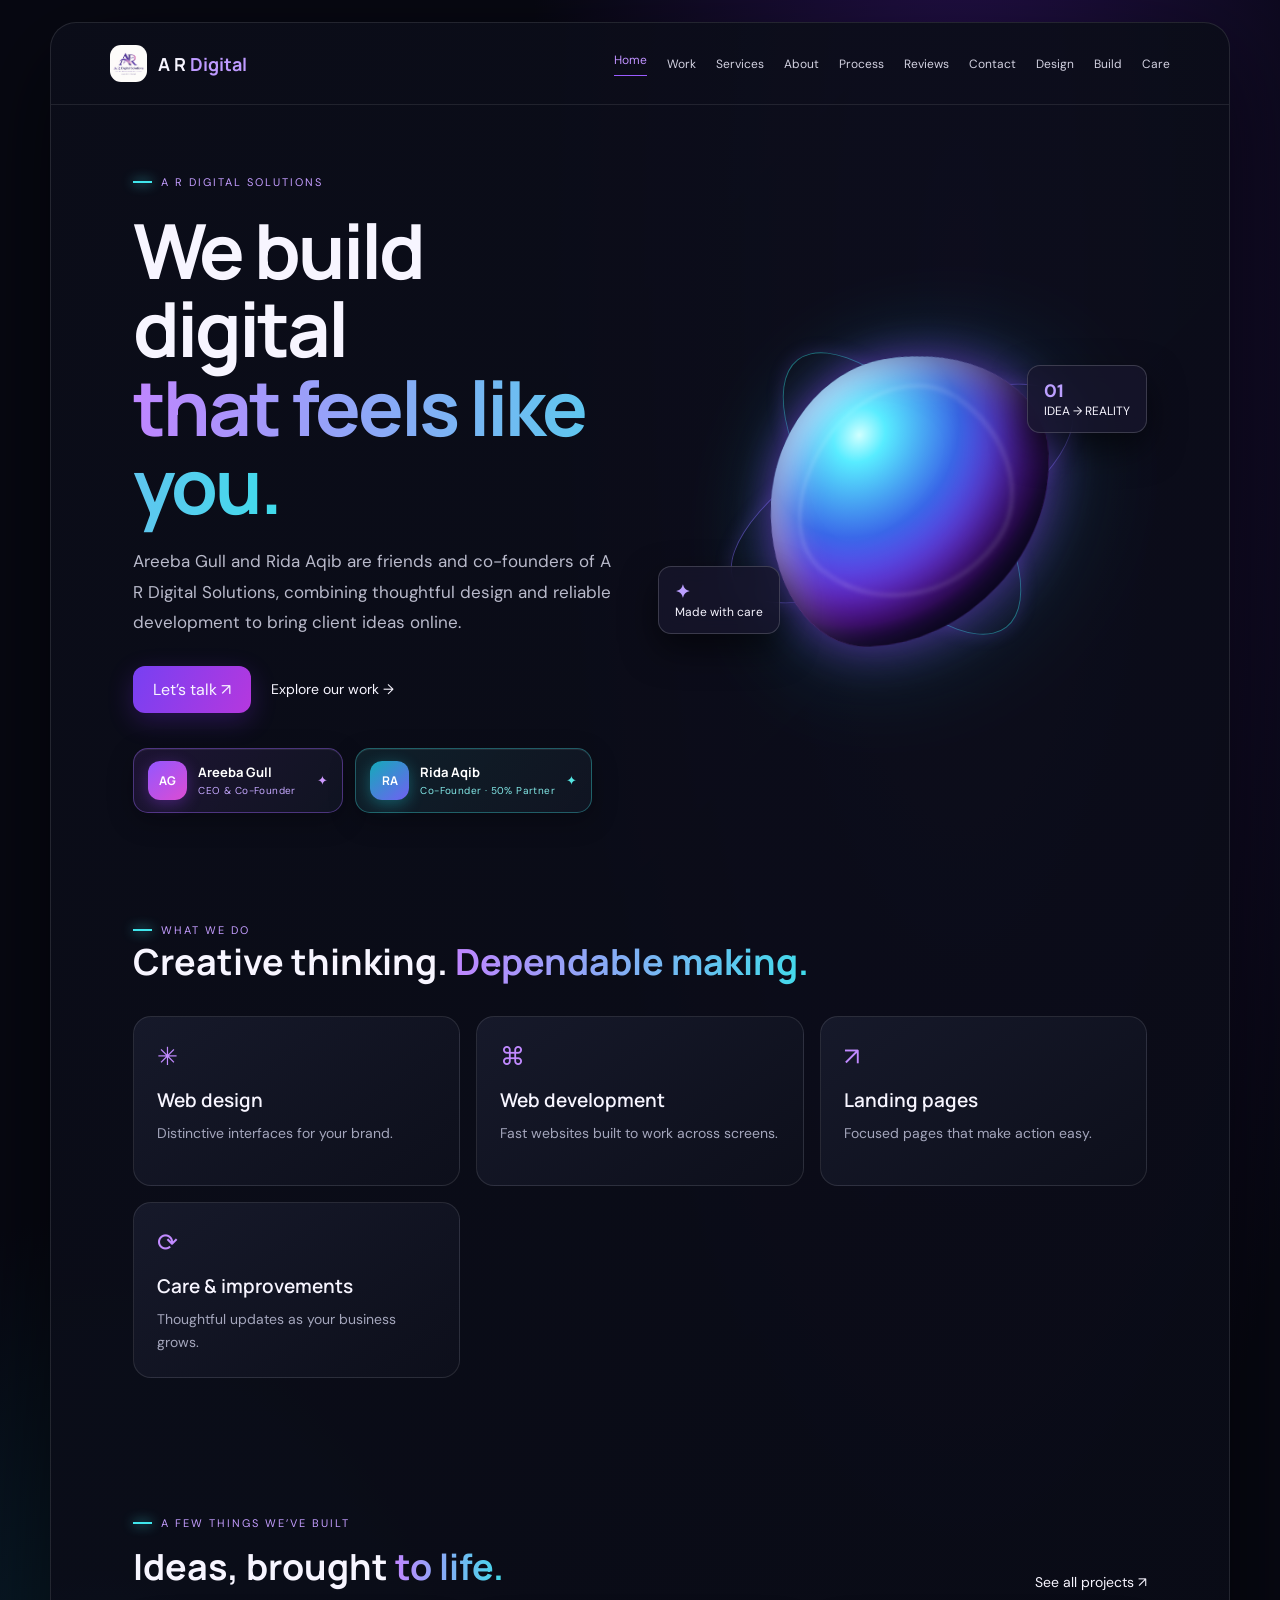
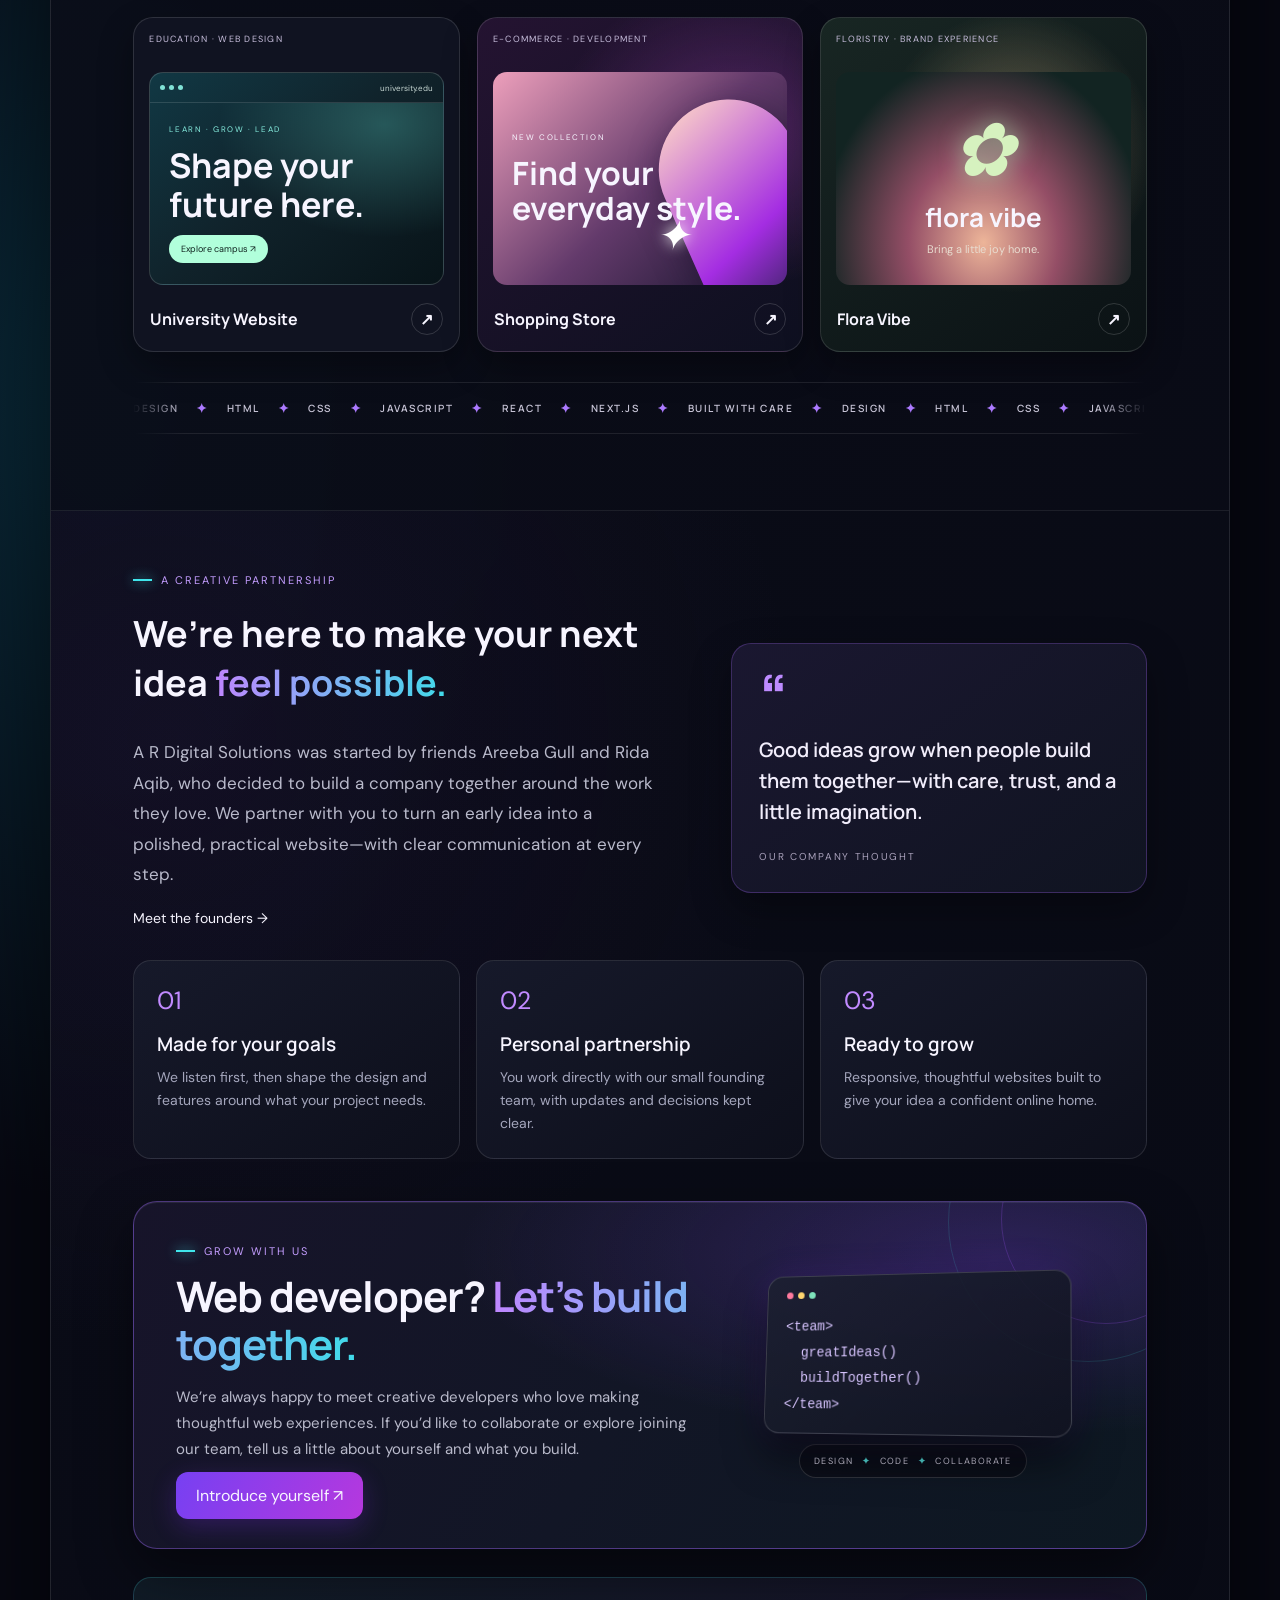
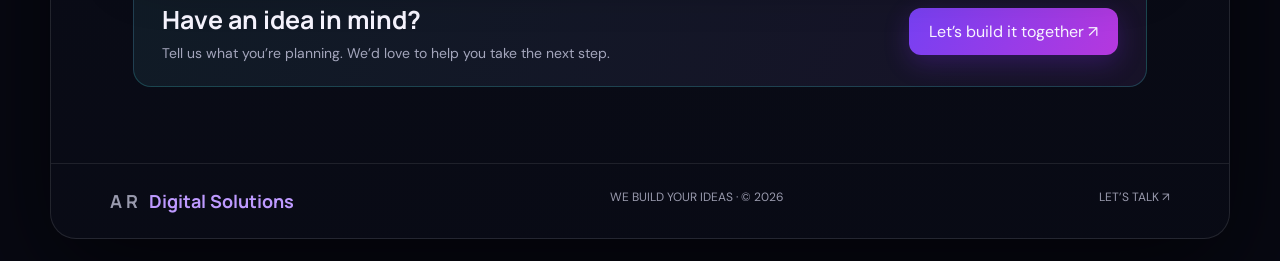
<file: index.html>
<!doctype html>
<html lang="en">

<head>
    <meta charset="utf-8">
    <meta name="viewport" content="width=device-width,initial-scale=1">
    <meta name="description"
        content="A R Digital Solutions is a creative web design and development company founded by friends Areeba Gull and Rida Aqib. We create thoughtful websites and digital experiences for growing ideas.">
    <title>Home — A R Digital Solutions</title>
    <link rel="icon" type="image/jpeg" href="assets/logo.jpeg">
    <link rel="apple-touch-icon" href="assets/logo.jpeg">
    <meta property="og:site_name" content="A R Digital Solutions">
    <meta property="og:title" content="A R Digital Solutions">
    <meta property="og:description"
        content="Thoughtful design and dependable digital experiences from A R Digital Solutions.">
    <meta property="og:image" content="assets/logo.jpeg">
    <meta name="twitter:card" content="summary">
    <meta name="twitter:image" content="assets/logo.jpeg">
    <link rel="stylesheet" href="style.css">
</head>

<body class="page-index">
    <div class="shell">
        <header class="top"><a class="brand" href="index.html"><img src="assets/logo.jpeg" alt=""><span>A R
                    <b>Digital</b></span></a><button class="menu" aria-label="Open navigation"
                aria-expanded="false">☰</button>
            <nav class="nav"><a class="active" href="index.html">Home</a><a class="" href="work.html">Work</a><a
                    class="" href="services.html">Services</a><a class="" href="about.html">About</a><a class=""
                    href="process.html">Process</a><a class="" href="reviews.html">Reviews</a><a class=""
                    href="contact.html">Contact</a><a class="" href="web-design.html">Design</a><a class=""
                    href="development.html">Build</a><a class="" href="care.html">Care</a></nav>
        </header>
        <main>
            <section class="hero">
                <div class="hero-copy">
                    <div class="eyebrow">A R DIGITAL SOLUTIONS</div>
                    <h1>We build digital<br><span class="accent">that feels like you.</span></h1>
                    <p class="lead">Areeba Gull and Rida Aqib are friends and co-founders of A R Digital Solutions,
                        combining thoughtful design and reliable development to bring client ideas online.</p>
                    <div class="actions"><a class="btn" href="contact.html">Let’s talk ↗</a><a class="link"
                            href="work.html">Explore our work →</a></div>
                    <div class="founders">
                        <article class="founder"><span class="founder-avatar">AG</span><span
                                class="founder-copy"><strong>Areeba Gull</strong><small>CEO &amp;
                                    Co-Founder</small></span><span class="founder-mark">✦</span></article>
                        <article class="founder founder-rida"><span class="founder-avatar">RA</span><span
                                class="founder-copy"><strong>Rida Aqib</strong><small>Co-Founder · 50%
                                    Partner</small></span><span class="founder-mark">✦</span></article>
                    </div>
                </div>
                <div class="orb-scene">
                    <div class="orbit"></div>
                    <div class="orbit two"></div>
                    <div class="orb"></div>
                    <div class="floatcard"><b>01</b>IDEA → REALITY</div>
                    <div class="floatcard low"><b>✦</b>Made with care</div>
                </div>
            </section>
            <section class="content">
                <div class="eyebrow">WHAT WE DO</div>
                <h2>Creative thinking. <span class="accent">Dependable making.</span></h2>
                <div class="grid"><a class="card" href="web-design.html">
                        <div class="icon">✳</div>
                        <h3>Web design</h3>
                        <p>Distinctive interfaces for your brand.</p>
                    </a><a class="card" href="development.html">
                        <div class="icon">⌘</div>
                        <h3>Web development</h3>
                        <p>Fast websites built to work across screens.</p>
                    </a><a class="card" href="contact.html">
                        <div class="icon">↗</div>
                        <h3>Landing pages</h3>
                        <p>Focused pages that make action easy.</p>
                    </a><a class="card" href="care.html">
                        <div class="icon">⟳</div>
                        <h3>Care & improvements</h3>
                        <p>Thoughtful updates as your business grows.</p>
                    </a></div>
            </section>
            <section class="content home-work">
                <div class="home-section-head">
                    <div>
                        <div class="eyebrow">A FEW THINGS WE’VE BUILT</div>
                        <h2>Ideas, brought <span class="accent">to life.</span></h2>
                    </div><a class="link" href="work.html">See all projects ↗</a>
                </div>
                <div class="home-project-grid"><a class="home-project home-project-uni"
                        href="https://ridaaqib.github.io/University-website/" target="_blank" rel="noopener noreferrer">
                        <div class="project-label">EDUCATION · WEB DESIGN</div>
                        <div class="mini-window">
                            <div class="mini-top"><i></i><i></i><i></i><span>university.edu</span></div>
                            <div class="mini-content"><small>LEARN · GROW · LEAD</small><b>Shape your<br>future
                                    here.</b><span class="mini-button">Explore campus ↗</span></div>
                        </div>
                        <div class="home-project-foot"><strong>University Website</strong><span>↗</span></div>
                    </a><a class="home-project home-project-shop" href="https://shopping-store-azure.vercel.app/"
                        target="_blank" rel="noopener noreferrer">
                        <div class="project-label">E-COMMERCE · DEVELOPMENT</div>
                        <div class="shop-art"><span>NEW COLLECTION</span><b>Find your<br>everyday style.</b><i>✦</i>
                        </div>
                        <div class="home-project-foot"><strong>Shopping Store</strong><span>↗</span></div>
                    </a><a class="home-project home-project-flora" href="https://flora-vibe.vercel.app/" target="_blank"
                        rel="noopener noreferrer">
                        <div class="project-label">FLORISTRY · BRAND EXPERIENCE</div>
                        <div class="flora-art"><i>✿</i><span>flora vibe</span><small>Bring a little joy home.</small>
                        </div>
                        <div class="home-project-foot"><strong>Flora Vibe</strong><span>↗</span></div>
                    </a></div>
                <div class="tech-ribbon" aria-label="Our skills and technologies">
                    <div class="tech-track">
                        <span>DESIGN</span><b>✦</b><span>HTML</span><b>✦</b><span>CSS</span><b>✦</b><span>JAVASCRIPT</span><b>✦</b><span>REACT</span><b>✦</b><span>NEXT.JS</span><b>✦</b><span>BUILT
                            WITH CARE</span><b>✦</b></div>
                    <div class="tech-track" aria-hidden="true">
                        <span>DESIGN</span><b>✦</b><span>HTML</span><b>✦</b><span>CSS</span><b>✦</b><span>JAVASCRIPT</span><b>✦</b><span>REACT</span><b>✦</b><span>NEXT.JS</span><b>✦</b><span>BUILT
                            WITH CARE</span><b>✦</b></div>
                </div>
            </section>
            <section class="content home-story">
                <div class="eyebrow">A CREATIVE PARTNERSHIP</div>
                <div class="home-story-intro">
                    <div>
                        <h2>We’re here to make your next idea <span class="accent">feel possible.</span></h2>
                        <p class="lead">A R Digital Solutions was started by friends Areeba Gull and Rida Aqib, who
                            decided to build a company together around the work they love. We partner with you to turn
                            an early idea into a polished, practical website—with clear communication at every step.</p>
                        <a class="link" href="about.html">Meet the founders →</a>
                    </div>
                    <div class="home-quote"><span>“</span>
                        <p>Good ideas grow when people build them together—with care, trust, and a little imagination.
                        </p><small>OUR COMPANY THOUGHT</small>
                    </div>
                </div>
                <div class="grid home-promise">
                    <article class="card">
                        <div class="icon">01</div>
                        <h3>Made for your goals</h3>
                        <p>We listen first, then shape the design and features around what your project needs.</p>
                    </article>
                    <article class="card">
                        <div class="icon">02</div>
                        <h3>Personal partnership</h3>
                        <p>You work directly with our small founding team, with updates and decisions kept clear.</p>
                    </article>
                    <article class="card">
                        <div class="icon">03</div>
                        <h3>Ready to grow</h3>
                        <p>Responsive, thoughtful websites built to give your idea a confident online home.</p>
                    </article>
                </div>
                <div class="join-team">
                    <div class="join-orbit join-orbit-a"></div>
                    <div class="join-orbit join-orbit-b"></div>
                    <div class="join-copy">
                        <div class="eyebrow">GROW WITH US</div>
                        <h2>Web developer? <span class="accent">Let’s build together.</span></h2>
                        <p>We’re always happy to meet creative developers who love making thoughtful web experiences. If
                            you’d like to collaborate or explore joining our team, tell us a little about yourself and
                            what you build.</p><a class="btn" href="contact.html">Introduce yourself ↗</a>
                    </div>
                    <div class="join-side">
                        <div class="join-code">
                            <span><i></i><i></i><i></i></span><code>&lt;team&gt;<br>&nbsp;&nbsp;greatIdeas()<br>&nbsp;&nbsp;buildTogether()<br>&lt;/team&gt;</code>
                        </div>
                        <div class="join-pill">DESIGN <b>✦</b> CODE <b>✦</b> COLLABORATE</div>
                    </div>
                </div>
                <div class="home-cta">
                    <div>
                        <h2>Have an idea in mind?</h2>
                        <p>Tell us what you’re planning. We’d love to help you take the next step.</p>
                    </div><a class="btn" href="contact.html">Let’s build it together ↗</a>
                </div>
            </section>
        </main>
        <footer class="footer"><a class="brand" href="index.html">A R <b>Digital Solutions</b></a><span>WE BUILD YOUR
                IDEAS · © 2026</span><a href="contact.html">LET’S TALK ↗</a></footer>
    </div>
    <script>const b = document.querySelector('.menu'), n = document.querySelector('.nav'); b.addEventListener('click', () => { const o = n.classList.toggle('open'); b.setAttribute('aria-expanded', o); b.textContent = o ? '×' : '☰' });</script>
</body>

</html>
</file>
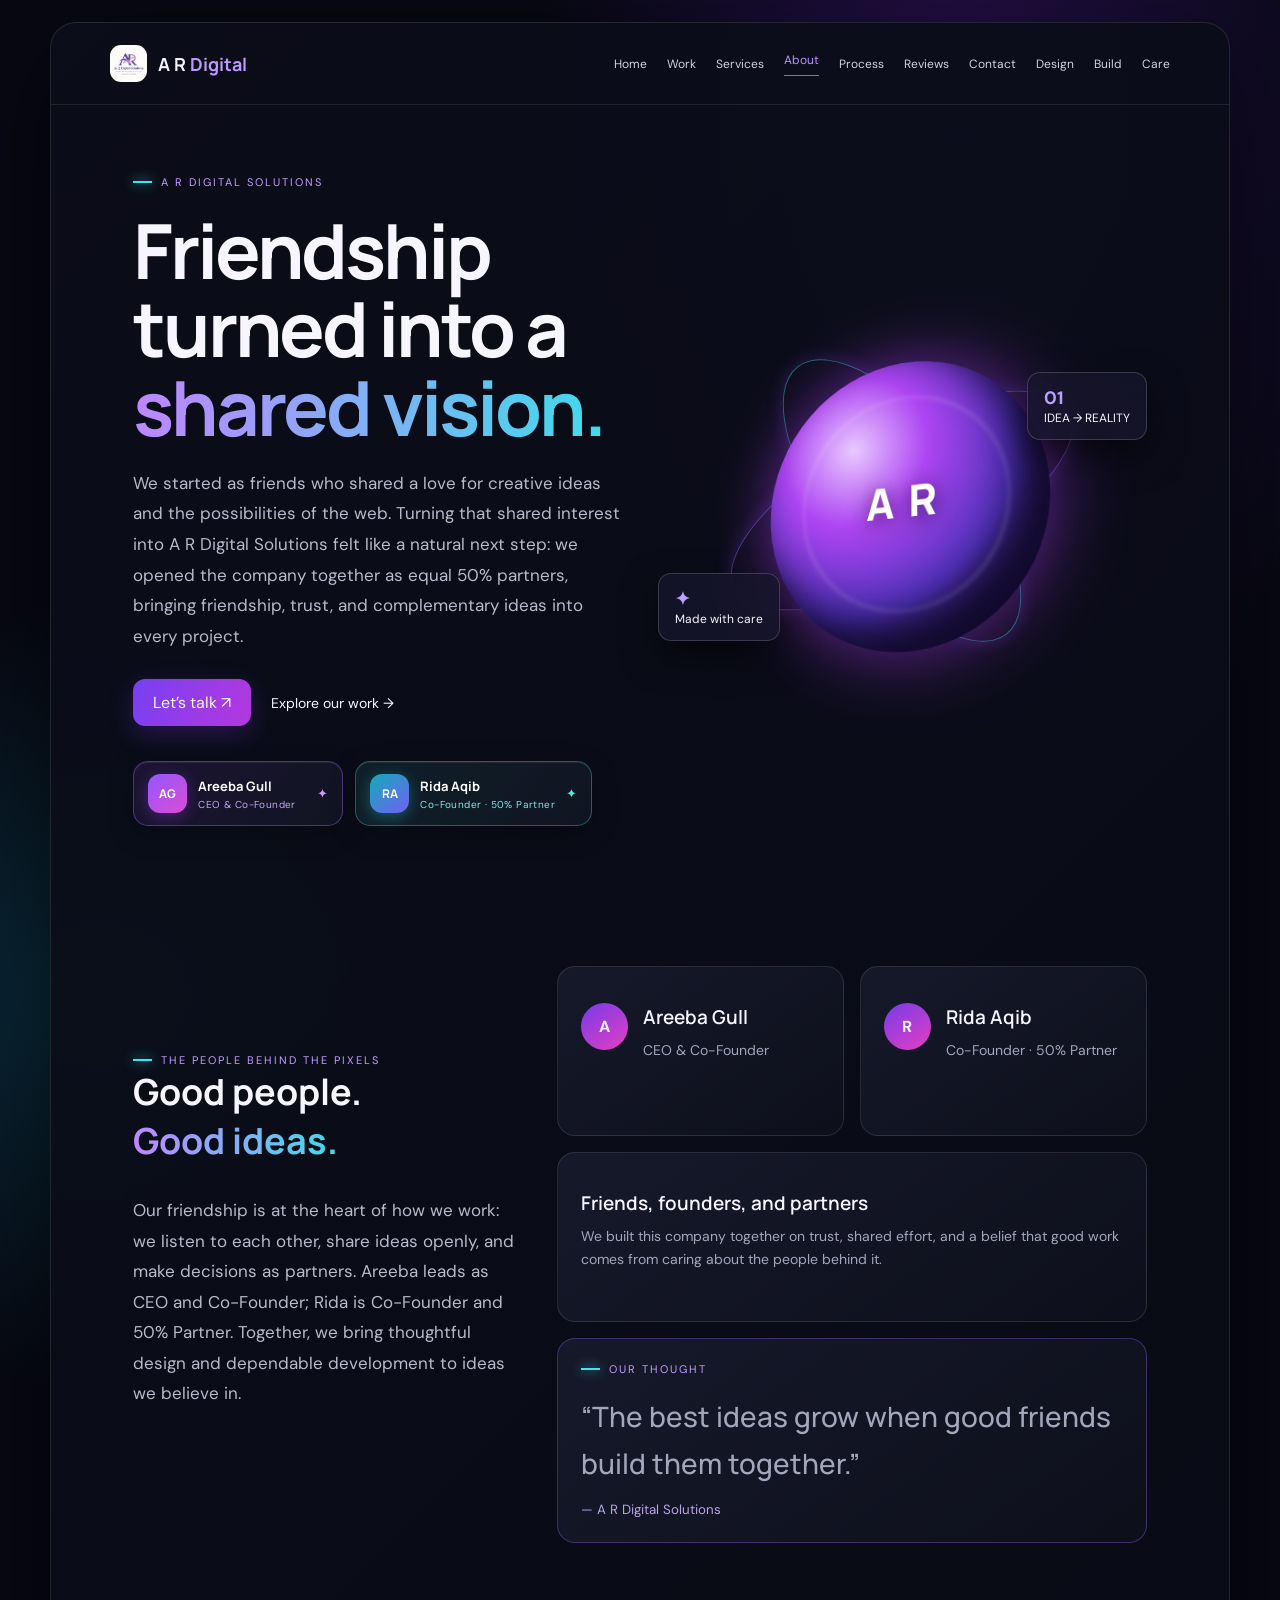
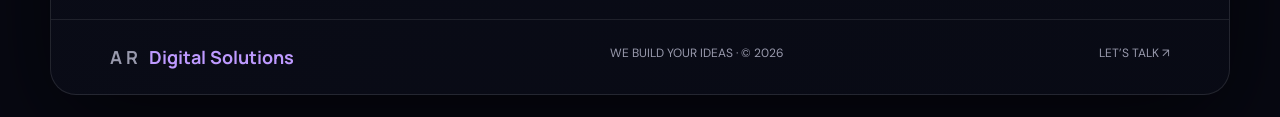
<file: about.html>
<!doctype html>
<html lang="en">

<head>
    <meta charset="utf-8">
    <meta name="viewport" content="width=device-width,initial-scale=1">
    <meta name="description"
        content="Areeba Gull is CEO of A R Digital Solutions, and Rida Aqib is Co-Founder and 50% Partner.">
    <title>About Us — A R Digital Solutions</title>
    <link rel="icon" type="image/jpeg" href="assets/logo.jpeg">
    <link rel="apple-touch-icon" href="assets/logo.jpeg">
    <meta property="og:site_name" content="A R Digital Solutions">
    <meta property="og:title" content="About — A R Digital Solutions">
    <meta property="og:description"
        content="Thoughtful design and dependable digital experiences from A R Digital Solutions.">
    <meta property="og:image" content="assets/logo.jpeg">
    <meta name="twitter:card" content="summary">
    <meta name="twitter:image" content="assets/logo.jpeg">
    <link rel="stylesheet" href="style.css">
</head>

<body class="page-about">
    <div class="shell">
        <header class="top"><a class="brand" href="index.html"><img src="assets/logo.jpeg" alt=""><span>A R
                    <b>Digital</b></span></a><button class="menu" aria-label="Open navigation"
                aria-expanded="false">☰</button>
            <nav class="nav"><a class="" href="index.html">Home</a><a class="" href="work.html">Work</a><a class=""
                    href="services.html">Services</a><a class="active" href="about.html">About</a><a class=""
                    href="process.html">Process</a><a class="" href="reviews.html">Reviews</a><a class=""
                    href="contact.html">Contact</a><a class="" href="web-design.html">Design</a><a class=""
                    href="development.html">Build</a><a class="" href="care.html">Care</a></nav>
        </header>
        <main>
            <section class="hero">
                <div class="hero-copy">
                    <div class="eyebrow">A R DIGITAL SOLUTIONS</div>
                    <h1>Friendship<br>turned into a <span class="accent">shared vision.</span></h1>
                    <p class="lead">We started as friends who shared a love for creative ideas and the possibilities of
                        the web. Turning that shared interest into A R Digital Solutions felt like a natural next step:
                        we opened the company together as equal 50% partners, bringing friendship, trust, and
                        complementary ideas into every project.</p>
                    <div class="actions"><a class="btn" href="contact.html">Let’s talk ↗</a><a class="link"
                            href="work.html">Explore our work →</a></div>
                    <div class="founders">
                        <article class="founder"><span class="founder-avatar">AG</span><span
                                class="founder-copy"><strong>Areeba Gull</strong><small>CEO &amp;
                                    Co-Founder</small></span><span class="founder-mark">✦</span></article>
                        <article class="founder founder-rida"><span class="founder-avatar">RA</span><span
                                class="founder-copy"><strong>Rida Aqib</strong><small>Co-Founder · 50%
                                    Partner</small></span><span class="founder-mark">✦</span></article>
                    </div>
                </div>
                <div class="orb-scene">
                    <div class="orbit"></div>
                    <div class="orbit two"></div>
                    <div class="orb"></div>
                    <div class="floatcard"><b>01</b>IDEA → REALITY</div>
                    <div class="floatcard low"><b>✦</b>Made with care</div>
                </div>
            </section>
            <section class="content split">
                <div>
                    <div class="eyebrow">THE PEOPLE BEHIND THE PIXELS</div>
                    <h2>Good people.<br><span class="accent">Good ideas.</span></h2>
                    <p class="lead">Our friendship is at the heart of how we work: we listen to each other, share ideas
                        openly, and make decisions as partners. Areeba leads as CEO and Co-Founder; Rida is Co-Founder
                        and 50% Partner. Together, we bring thoughtful design and dependable development to ideas we
                        believe in.</p>
                </div>
                <div class="grid about-team-grid">
                    <article class="card">
                        <div class="team-card">
                            <div class="initial">A</div>
                            <div>
                                <h3>Areeba Gull</h3>
                                <p>CEO & Co-Founder</p>
                            </div>
                        </div>
                    </article>
                    <article class="card">
                        <div class="team-card">
                            <div class="initial">R</div>
                            <div>
                                <h3>Rida Aqib</h3>
                                <p>Co-Founder · 50% Partner</p>
                            </div>
                        </div>
                    </article>
                    <article class="card" style="grid-column:1/-1">
                        <h3>Friends, founders, and partners</h3>
                        <p>We built this company together on trust, shared effort, and a belief that good work comes
                            from caring about the people behind it.</p>
                    </article>
                    <article class="card brand-quote" style="grid-column:1/-1">
                        <div class="eyebrow">OUR THOUGHT</div>
                        <p class="quote">“The best ideas grow when good friends build them together.”</p><small>— A R
                            Digital Solutions</small>
                    </article>
                </div>
            </section>
        </main>
        <footer class="footer"><a class="brand" href="index.html">A R <b>Digital Solutions</b></a><span>WE BUILD YOUR
                IDEAS · © 2026</span><a href="contact.html">LET’S TALK ↗</a></footer>
    </div>
    <script>const b = document.querySelector('.menu'), n = document.querySelector('.nav'); b.addEventListener('click', () => { const o = n.classList.toggle('open'); b.setAttribute('aria-expanded', o); b.textContent = o ? '×' : '☰' });</script>
</body>

</html>
</file>
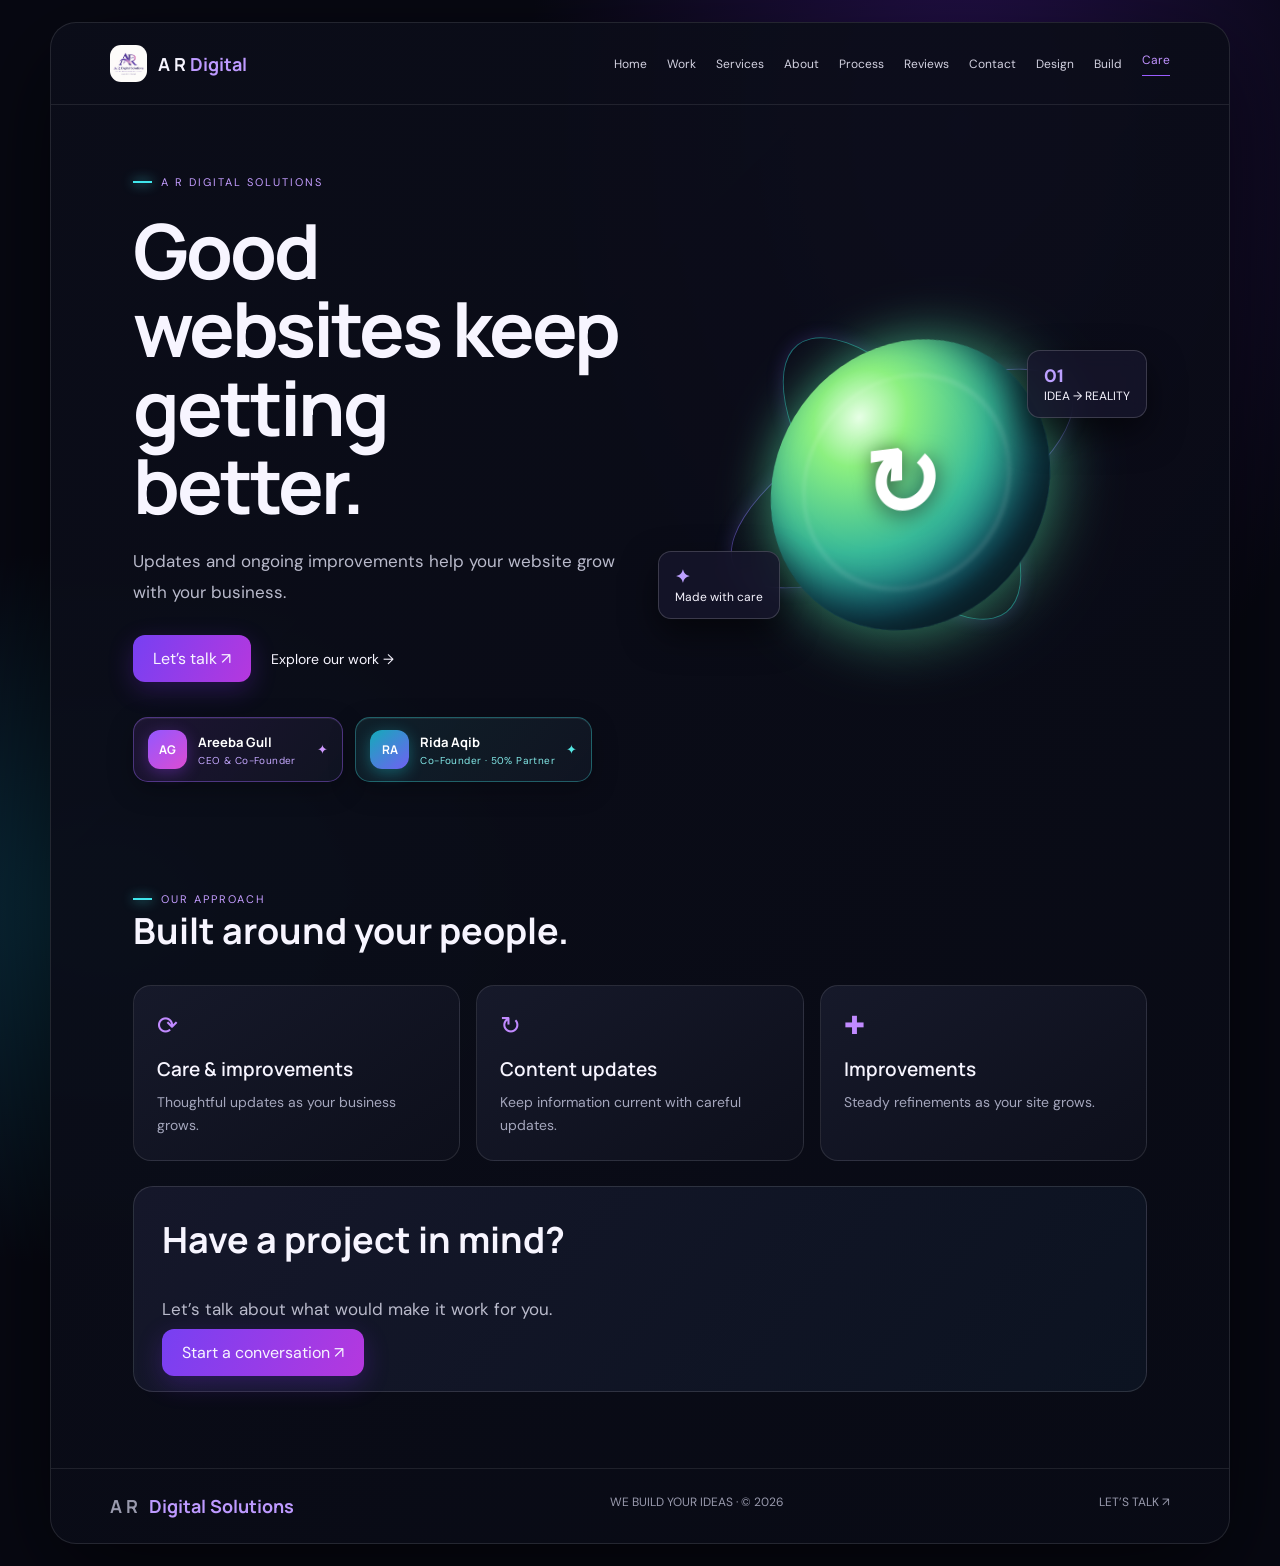
<file: care.html>
<!doctype html>
<html lang="en">

<head>
    <meta charset="utf-8">
    <meta name="viewport" content="width=device-width,initial-scale=1">
    <meta name="description" content="Updates and ongoing improvements help your website grow with your business.">
    <title>Care & Improvements — A R Digital Solutions</title>
    <link rel="icon" type="image/jpeg" href="assets/logo.jpeg">
    <link rel="apple-touch-icon" href="assets/logo.jpeg">
    <meta property="og:site_name" content="A R Digital Solutions">
    <meta property="og:title" content="Care — A R Digital Solutions">
    <meta property="og:description"
        content="Thoughtful design and dependable digital experiences from A R Digital Solutions.">
    <meta property="og:image" content="assets/logo.jpeg">
    <meta name="twitter:card" content="summary">
    <meta name="twitter:image" content="assets/logo.jpeg">
    <link rel="stylesheet" href="style.css">
</head>

<body class="page-care">
    <div class="shell">
        <header class="top"><a class="brand" href="index.html"><img src="assets/logo.jpeg" alt=""><span>A R
                    <b>Digital</b></span></a><button class="menu" aria-label="Open navigation"
                aria-expanded="false">☰</button>
            <nav class="nav"><a class="" href="index.html">Home</a><a class="" href="work.html">Work</a><a class=""
                    href="services.html">Services</a><a class="" href="about.html">About</a><a class=""
                    href="process.html">Process</a><a class="" href="reviews.html">Reviews</a><a class=""
                    href="contact.html">Contact</a><a class="" href="web-design.html">Design</a><a class=""
                    href="development.html">Build</a><a class="active" href="care.html">Care</a></nav>
        </header>
        <main>
            <section class="hero">
                <div class="hero-copy">
                    <div class="eyebrow">A R DIGITAL SOLUTIONS</div>
                    <h1>Good websites keep getting better.</h1>
                    <p class="lead">Updates and ongoing improvements help your website grow with your business.</p>
                    <div class="actions"><a class="btn" href="contact.html">Let’s talk ↗</a><a class="link"
                            href="work.html">Explore our work →</a></div>
                    <div class="founders">
                        <article class="founder"><span class="founder-avatar">AG</span><span
                                class="founder-copy"><strong>Areeba Gull</strong><small>CEO &amp;
                                    Co-Founder</small></span><span class="founder-mark">✦</span></article>
                        <article class="founder founder-rida"><span class="founder-avatar">RA</span><span
                                class="founder-copy"><strong>Rida Aqib</strong><small>Co-Founder · 50%
                                    Partner</small></span><span class="founder-mark">✦</span></article>
                    </div>
                </div>
                <div class="orb-scene">
                    <div class="orbit"></div>
                    <div class="orbit two"></div>
                    <div class="orb"></div>
                    <div class="floatcard"><b>01</b>IDEA → REALITY</div>
                    <div class="floatcard low"><b>✦</b>Made with care</div>
                </div>
            </section>
            <section class="content">
                <div class="eyebrow">OUR APPROACH</div>
                <h2>Built around your people.</h2>
                <div class="grid">
                    <article class="card">
                        <div class="icon">⟳</div>
                        <h3>Care & improvements</h3>
                        <p>Thoughtful updates as your business grows.</p>
                    </article>
                    <article class="card">
                        <div class="icon">↻</div>
                        <h3>Content updates</h3>
                        <p>Keep information current with careful updates.</p>
                    </article>
                    <article class="card">
                        <div class="icon">✚</div>
                        <h3>Improvements</h3>
                        <p>Steady refinements as your site grows.</p>
                    </article>
                </div>
                <div class="contact-box">
                    <h2>Have a project in mind?</h2>
                    <p class="lead">Let’s talk about what would make it work for you.</p><a class="btn"
                        href="contact.html">Start a conversation ↗</a>
                </div>
            </section>
        </main>
        <footer class="footer"><a class="brand" href="index.html">A R <b>Digital Solutions</b></a><span>WE BUILD YOUR
                IDEAS · © 2026</span><a href="contact.html">LET’S TALK ↗</a></footer>
    </div>
    <script>const b = document.querySelector('.menu'), n = document.querySelector('.nav'); b.addEventListener('click', () => { const o = n.classList.toggle('open'); b.setAttribute('aria-expanded', o); b.textContent = o ? '×' : '☰' });</script>
</body>

</html>
</file>
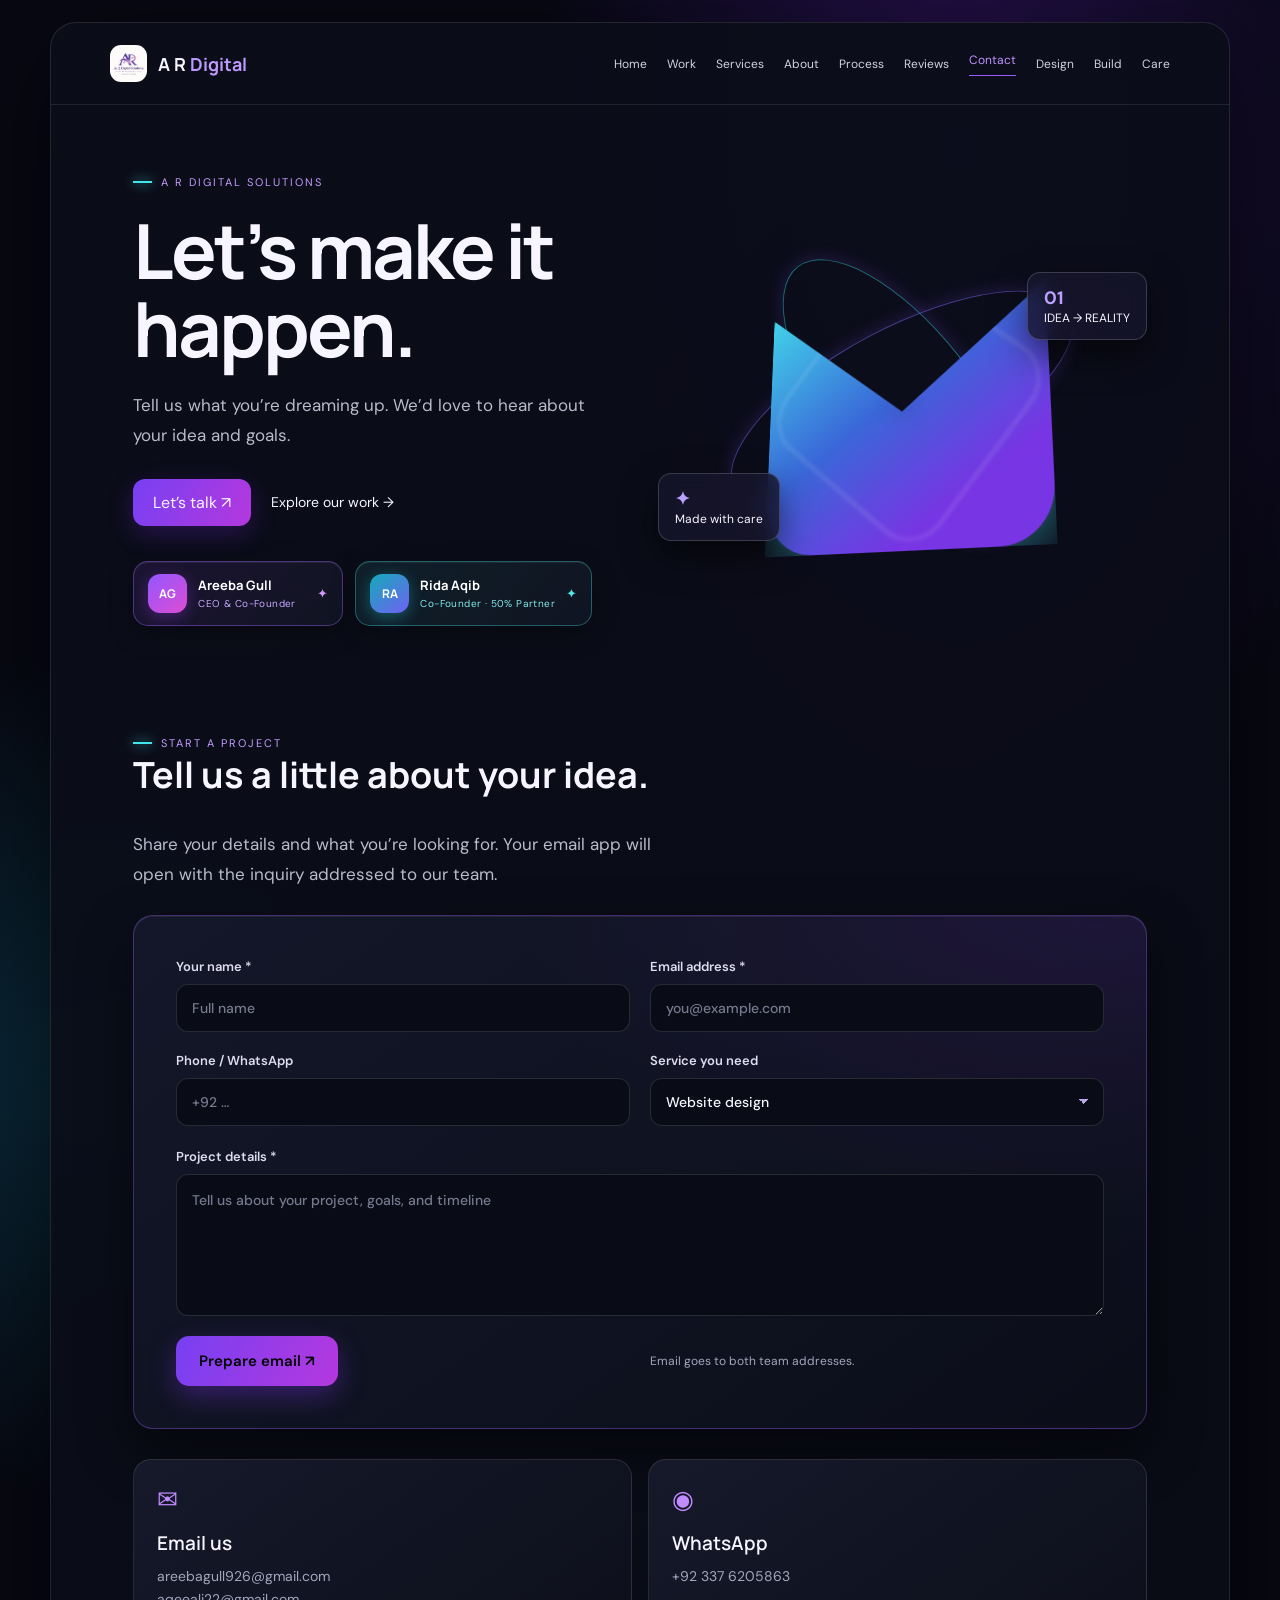
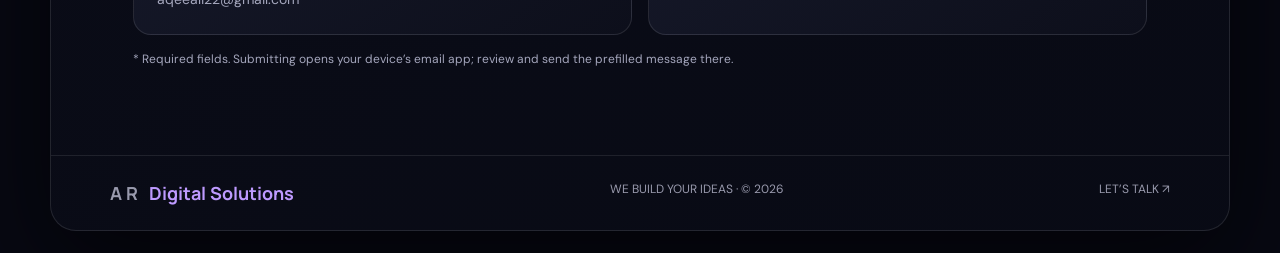
<file: contact.html>
<!doctype html>
<html lang="en">

<head>
    <meta charset="utf-8">
    <meta name="viewport" content="width=device-width,initial-scale=1">
    <meta name="description" content="Tell us what you’re dreaming up. We’d love to hear about your idea and goals.">
    <title>Contact — A R Digital Solutions</title>
    <link rel="icon" type="image/jpeg" href="assets/logo.jpeg">
    <link rel="apple-touch-icon" href="assets/logo.jpeg">
    <meta property="og:site_name" content="A R Digital Solutions">
    <meta property="og:title" content="Contact — A R Digital Solutions">
    <meta property="og:description"
        content="Thoughtful design and dependable digital experiences from A R Digital Solutions.">
    <meta property="og:image" content="assets/logo.jpeg">
    <meta name="twitter:card" content="summary">
    <meta name="twitter:image" content="assets/logo.jpeg">
    <link rel="stylesheet" href="style.css">
</head>

<body class="page-contact">
    <div class="shell">
        <header class="top"><a class="brand" href="index.html"><img src="assets/logo.jpeg" alt=""><span>A R
                    <b>Digital</b></span></a><button class="menu" aria-label="Open navigation"
                aria-expanded="false">☰</button>
            <nav class="nav"><a class="" href="index.html">Home</a><a class="" href="work.html">Work</a><a class=""
                    href="services.html">Services</a><a class="" href="about.html">About</a><a class=""
                    href="process.html">Process</a><a class="" href="reviews.html">Reviews</a><a class="active"
                    href="contact.html">Contact</a><a class="" href="web-design.html">Design</a><a class=""
                    href="development.html">Build</a><a class="" href="care.html">Care</a></nav>
        </header>
        <main>
            <section class="hero">
                <div class="hero-copy">
                    <div class="eyebrow">A R DIGITAL SOLUTIONS</div>
                    <h1>Let’s make it happen.</h1>
                    <p class="lead">Tell us what you’re dreaming up. We’d love to hear about your idea and goals.</p>
                    <div class="actions"><a class="btn" href="contact.html">Let’s talk ↗</a><a class="link"
                            href="work.html">Explore our work →</a></div>
                    <div class="founders">
                        <article class="founder"><span class="founder-avatar">AG</span><span
                                class="founder-copy"><strong>Areeba Gull</strong><small>CEO &amp;
                                    Co-Founder</small></span><span class="founder-mark">✦</span></article>
                        <article class="founder founder-rida"><span class="founder-avatar">RA</span><span
                                class="founder-copy"><strong>Rida Aqib</strong><small>Co-Founder · 50%
                                    Partner</small></span><span class="founder-mark">✦</span></article>
                    </div>
                </div>
                <div class="orb-scene">
                    <div class="orbit"></div>
                    <div class="orbit two"></div>
                    <div class="orb"></div>
                    <div class="floatcard"><b>01</b>IDEA → REALITY</div>
                    <div class="floatcard low"><b>✦</b>Made with care</div>
                </div>
            </section>
            <section class="content">
                <div class="eyebrow">START A PROJECT</div>
                <h2>Tell us a little about your idea.</h2>
                <p class="lead">Share your details and what you’re looking for. Your email app will open with the
                    inquiry addressed to our team.</p>
                <div class="contact-box">
                    <form id="inquiry-form" style="display:grid;grid-template-columns:1fr 1fr;gap:16px"><label>Your name
                            *<input name="name" required autocomplete="name"
                                placeholder="Full name"></label><label>Email address *<input name="email" type="email"
                                required autocomplete="email" placeholder="you@example.com"></label><label>Phone /
                            WhatsApp<input name="phone" type="tel" autocomplete="tel"
                                placeholder="+92 …"></label><label>Service you need<select name="service">
                                <option>Website design</option>
                                <option>Website development</option>
                                <option>Landing page</option>
                                <option>Website care / updates</option>
                                <option>Other</option>
                            </select></label><label style="grid-column:1/-1">Project details *<textarea name="details"
                                required rows="5"
                                placeholder="Tell us about your project, goals, and timeline"></textarea></label><button
                            class="btn" type="submit"
                            style="border:0;cursor:pointer;font:600 15px 'DM Sans';justify-self:start">Prepare email
                            ↗</button>
                        <p style="align-self:center;margin:0;color:var(--muted);font-size:12px">Email goes to both team
                            addresses.</p>
                    </form>
                </div>
                <div class="grid contact-methods"><a class="card"
                        href="mailto:areebagull926@gmail.com,aqeeali22@gmail.com">
                        <div class="icon">✉</div>
                        <h3>Email us</h3>
                        <p>areebagull926@gmail.com<br>aqeeali22@gmail.com</p>
                    </a><a class="card" href="https://wa.me/923376205863" target="_blank" rel="noopener">
                        <div class="icon">◉</div>
                        <h3>WhatsApp</h3>
                        <p>+92 337 6205863</p>
                    </a></div>
                <p style="color:var(--muted);font-size:12px;margin-top:16px">* Required fields. Submitting opens your
                    device’s email app; review and send the prefilled message there.</p>
            </section>
        </main>
        <footer class="footer"><a class="brand" href="index.html">A R <b>Digital Solutions</b></a><span>WE BUILD YOUR
                IDEAS · © 2026</span><a href="contact.html">LET’S TALK ↗</a></footer>
    </div>
    <script>const b = document.querySelector('.menu'), n = document.querySelector('.nav'); b.addEventListener('click', () => { const o = n.classList.toggle('open'); b.setAttribute('aria-expanded', o); b.textContent = o ? '×' : '☰' });</script>
    <script>document.getElementById('inquiry-form').addEventListener('submit', function (e) { e.preventDefault(); if (!this.reportValidity()) return; const d = new FormData(this); const subject = 'Website inquiry from ' + d.get('name'); const body = 'Name: ' + d.get('name') + '\nEmail: ' + d.get('email') + '\nPhone / WhatsApp: ' + (d.get('phone') || 'Not provided') + '\nService: ' + d.get('service') + '\n\nProject details:\n' + d.get('details'); const url = 'mailto:areebagull926@gmail.com,aqeeali22@gmail.com?subject=' + encodeURIComponent(subject) + '&body=' + encodeURIComponent(body); window.location.href = url });</script>
</body>

</html>
</file>
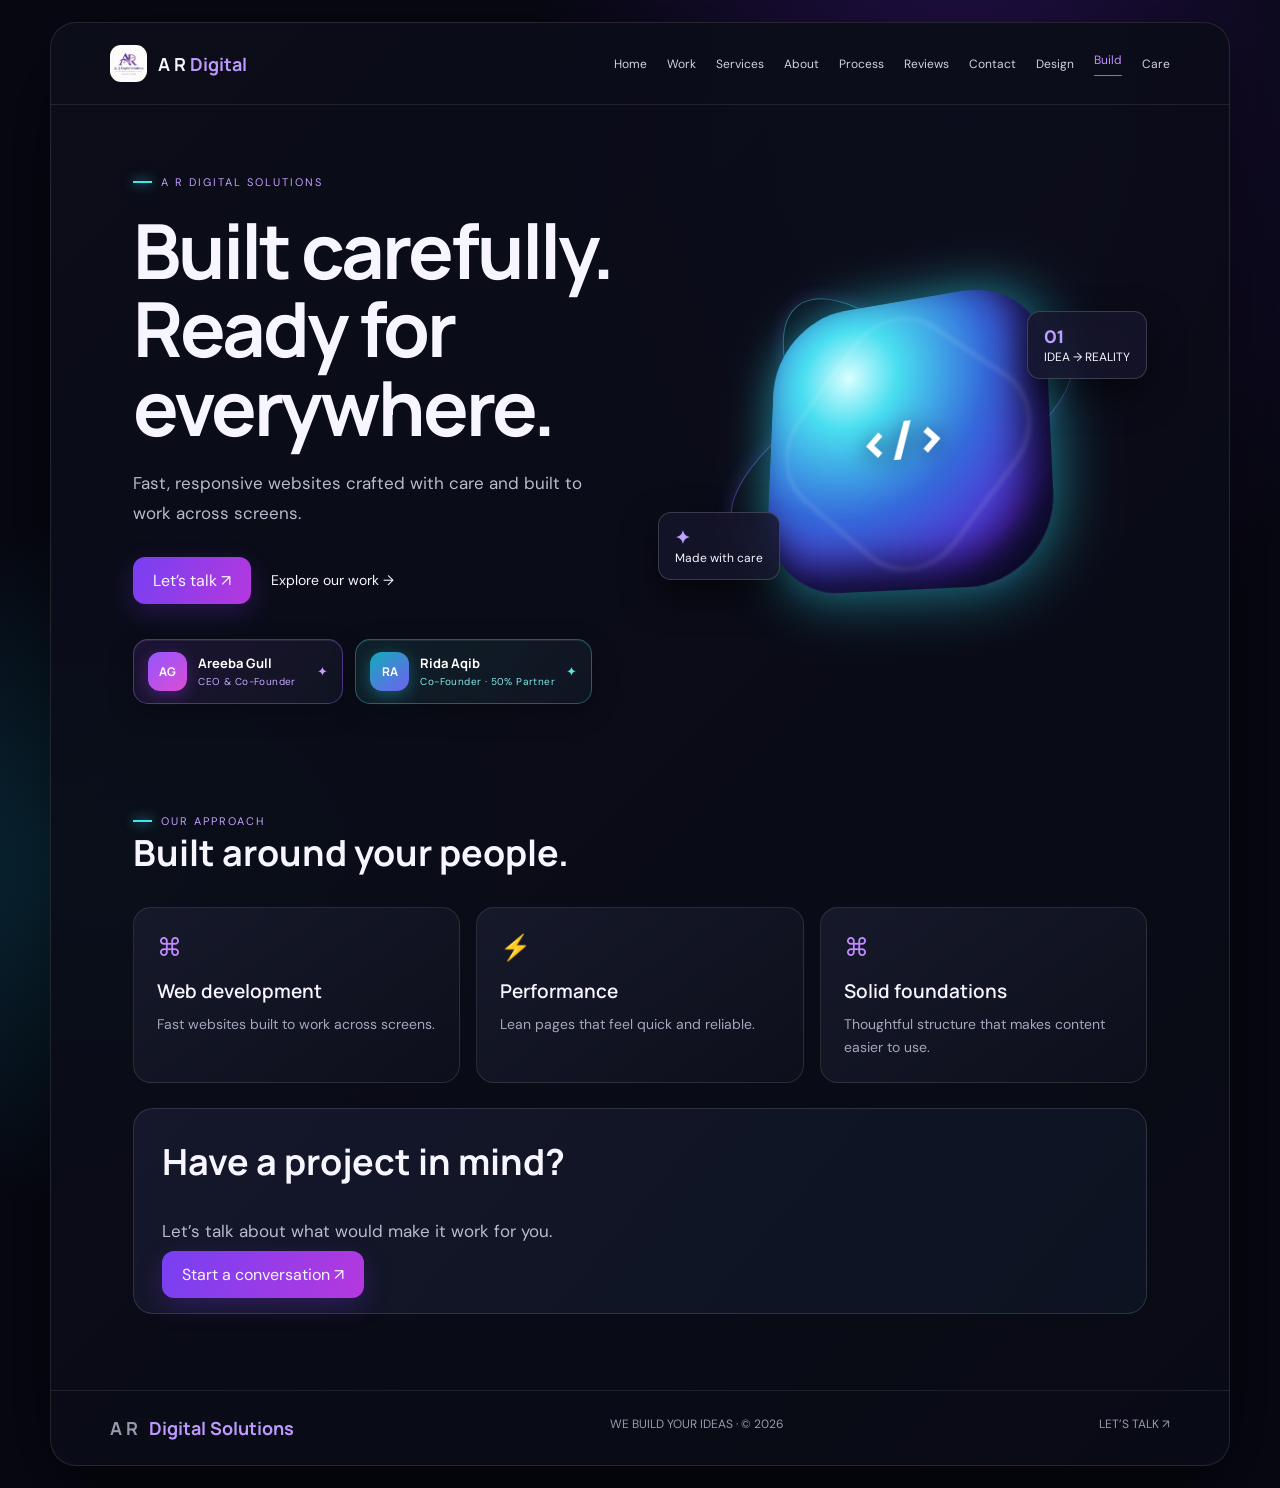
<file: development.html>
<!doctype html>
<html lang="en">

<head>
    <meta charset="utf-8">
    <meta name="viewport" content="width=device-width,initial-scale=1">
    <meta name="description" content="Fast, responsive websites crafted with care and built to work across screens.">
    <title>Web Development — A R Digital Solutions</title>
    <link rel="icon" type="image/jpeg" href="assets/logo.jpeg">
    <link rel="apple-touch-icon" href="assets/logo.jpeg">
    <meta property="og:site_name" content="A R Digital Solutions">
    <meta property="og:title" content="Development — A R Digital Solutions">
    <meta property="og:description"
        content="Thoughtful design and dependable digital experiences from A R Digital Solutions.">
    <meta property="og:image" content="assets/logo.jpeg">
    <meta name="twitter:card" content="summary">
    <meta name="twitter:image" content="assets/logo.jpeg">
    <link rel="stylesheet" href="style.css">
</head>

<body class="page-development">
    <div class="shell">
        <header class="top"><a class="brand" href="index.html"><img src="assets/logo.jpeg" alt=""><span>A R
                    <b>Digital</b></span></a><button class="menu" aria-label="Open navigation"
                aria-expanded="false">☰</button>
            <nav class="nav"><a class="" href="index.html">Home</a><a class="" href="work.html">Work</a><a class=""
                    href="services.html">Services</a><a class="" href="about.html">About</a><a class=""
                    href="process.html">Process</a><a class="" href="reviews.html">Reviews</a><a class=""
                    href="contact.html">Contact</a><a class="" href="web-design.html">Design</a><a class="active"
                    href="development.html">Build</a><a class="" href="care.html">Care</a></nav>
        </header>
        <main>
            <section class="hero">
                <div class="hero-copy">
                    <div class="eyebrow">A R DIGITAL SOLUTIONS</div>
                    <h1>Built carefully. Ready for everywhere.</h1>
                    <p class="lead">Fast, responsive websites crafted with care and built to work across screens.</p>
                    <div class="actions"><a class="btn" href="contact.html">Let’s talk ↗</a><a class="link"
                            href="work.html">Explore our work →</a></div>
                    <div class="founders">
                        <article class="founder"><span class="founder-avatar">AG</span><span
                                class="founder-copy"><strong>Areeba Gull</strong><small>CEO &amp;
                                    Co-Founder</small></span><span class="founder-mark">✦</span></article>
                        <article class="founder founder-rida"><span class="founder-avatar">RA</span><span
                                class="founder-copy"><strong>Rida Aqib</strong><small>Co-Founder · 50%
                                    Partner</small></span><span class="founder-mark">✦</span></article>
                    </div>
                </div>
                <div class="orb-scene">
                    <div class="orbit"></div>
                    <div class="orbit two"></div>
                    <div class="orb"></div>
                    <div class="floatcard"><b>01</b>IDEA → REALITY</div>
                    <div class="floatcard low"><b>✦</b>Made with care</div>
                </div>
            </section>
            <section class="content">
                <div class="eyebrow">OUR APPROACH</div>
                <h2>Built around your people.</h2>
                <div class="grid">
                    <article class="card">
                        <div class="icon">⌘</div>
                        <h3>Web development</h3>
                        <p>Fast websites built to work across screens.</p>
                    </article>
                    <article class="card">
                        <div class="icon">⚡</div>
                        <h3>Performance</h3>
                        <p>Lean pages that feel quick and reliable.</p>
                    </article>
                    <article class="card">
                        <div class="icon">⌘</div>
                        <h3>Solid foundations</h3>
                        <p>Thoughtful structure that makes content easier to use.</p>
                    </article>
                </div>
                <div class="contact-box">
                    <h2>Have a project in mind?</h2>
                    <p class="lead">Let’s talk about what would make it work for you.</p><a class="btn"
                        href="contact.html">Start a conversation ↗</a>
                </div>
            </section>
        </main>
        <footer class="footer"><a class="brand" href="index.html">A R <b>Digital Solutions</b></a><span>WE BUILD YOUR
                IDEAS · © 2026</span><a href="contact.html">LET’S TALK ↗</a></footer>
    </div>
    <script>const b = document.querySelector('.menu'), n = document.querySelector('.nav'); b.addEventListener('click', () => { const o = n.classList.toggle('open'); b.setAttribute('aria-expanded', o); b.textContent = o ? '×' : '☰' });</script>
</body>

</html>
</file>
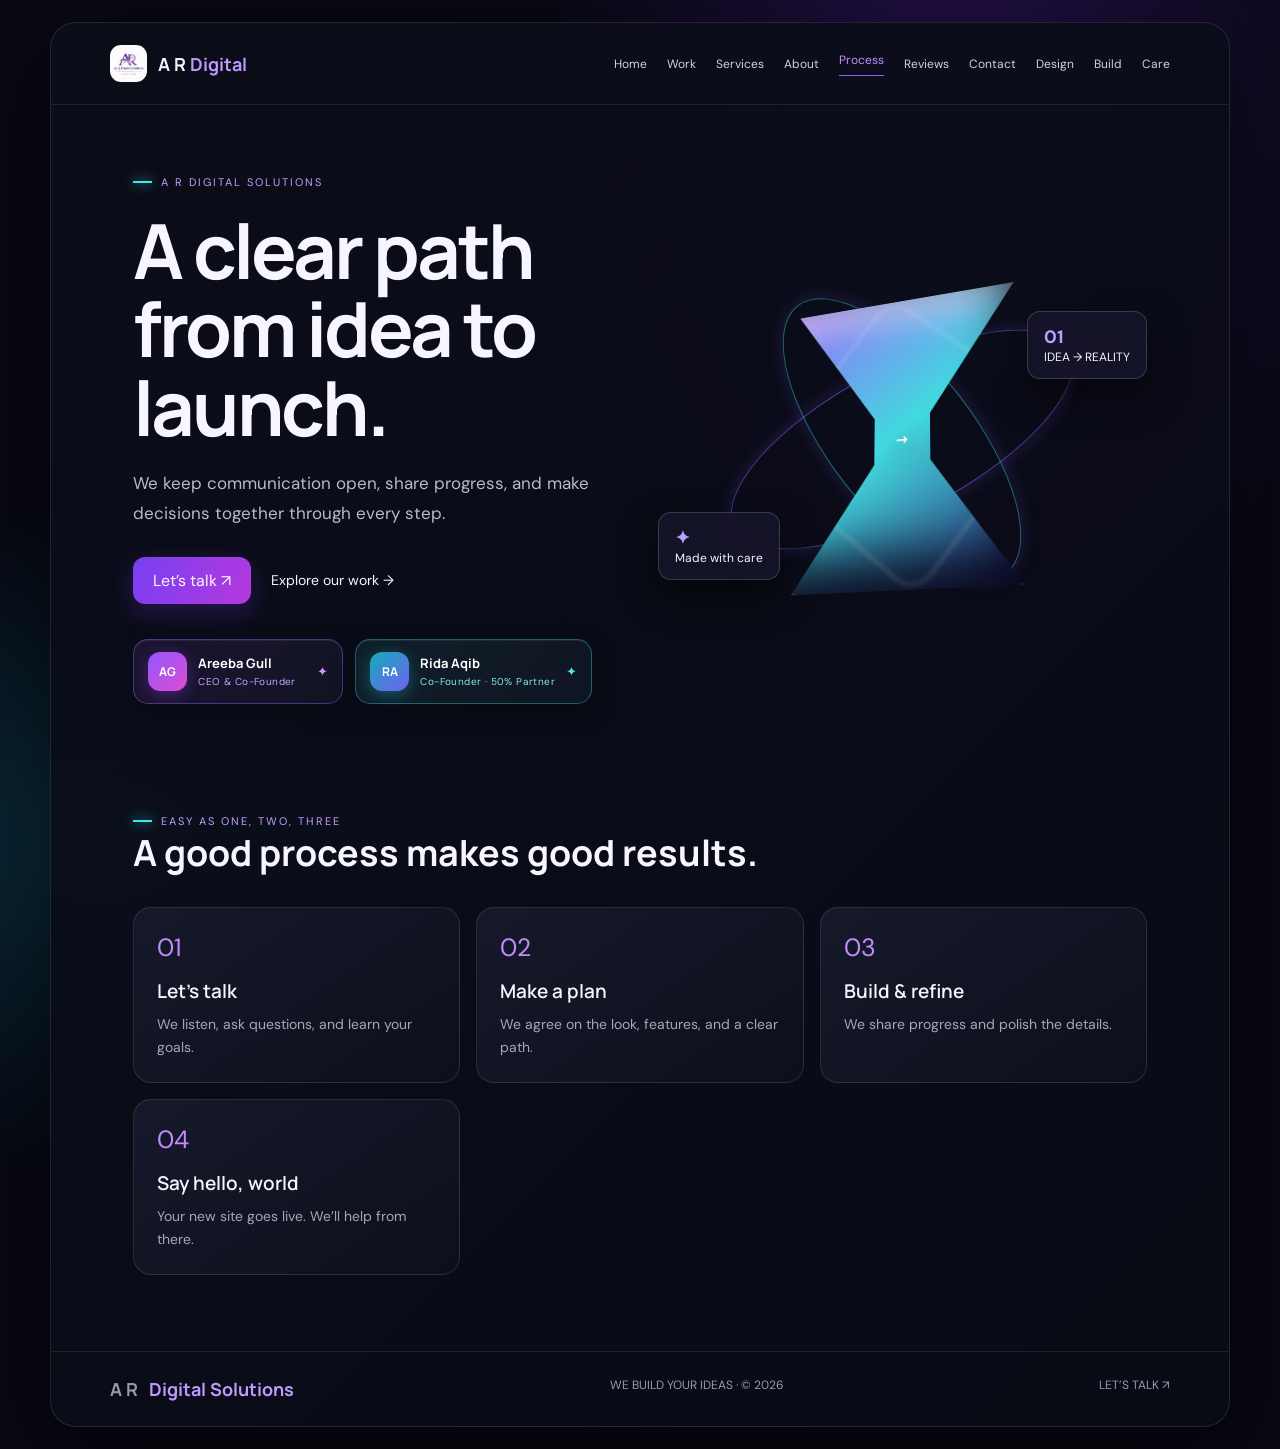
<file: process.html>
<!doctype html>
<html lang="en">

<head>
    <meta charset="utf-8">
    <meta name="viewport" content="width=device-width,initial-scale=1">
    <meta name="description"
        content="We keep communication open, share progress, and make decisions together through every step.">
    <title>Our Process — A R Digital Solutions</title>
    <link rel="icon" type="image/jpeg" href="assets/logo.jpeg">
    <link rel="apple-touch-icon" href="assets/logo.jpeg">
    <meta property="og:site_name" content="A R Digital Solutions">
    <meta property="og:title" content="Process — A R Digital Solutions">
    <meta property="og:description"
        content="Thoughtful design and dependable digital experiences from A R Digital Solutions.">
    <meta property="og:image" content="assets/logo.jpeg">
    <meta name="twitter:card" content="summary">
    <meta name="twitter:image" content="assets/logo.jpeg">
    <link rel="stylesheet" href="style.css">
</head>

<body class="page-process">
    <div class="shell">
        <header class="top"><a class="brand" href="index.html"><img src="assets/logo.jpeg" alt=""><span>A R
                    <b>Digital</b></span></a><button class="menu" aria-label="Open navigation"
                aria-expanded="false">☰</button>
            <nav class="nav"><a class="" href="index.html">Home</a><a class="" href="work.html">Work</a><a class=""
                    href="services.html">Services</a><a class="" href="about.html">About</a><a class="active"
                    href="process.html">Process</a><a class="" href="reviews.html">Reviews</a><a class=""
                    href="contact.html">Contact</a><a class="" href="web-design.html">Design</a><a class=""
                    href="development.html">Build</a><a class="" href="care.html">Care</a></nav>
        </header>
        <main>
            <section class="hero">
                <div class="hero-copy">
                    <div class="eyebrow">A R DIGITAL SOLUTIONS</div>
                    <h1>A clear path from idea to launch.</h1>
                    <p class="lead">We keep communication open, share progress, and make decisions together through
                        every step.</p>
                    <div class="actions"><a class="btn" href="contact.html">Let’s talk ↗</a><a class="link"
                            href="work.html">Explore our work →</a></div>
                    <div class="founders">
                        <article class="founder"><span class="founder-avatar">AG</span><span
                                class="founder-copy"><strong>Areeba Gull</strong><small>CEO &amp;
                                    Co-Founder</small></span><span class="founder-mark">✦</span></article>
                        <article class="founder founder-rida"><span class="founder-avatar">RA</span><span
                                class="founder-copy"><strong>Rida Aqib</strong><small>Co-Founder · 50%
                                    Partner</small></span><span class="founder-mark">✦</span></article>
                    </div>
                </div>
                <div class="orb-scene">
                    <div class="orbit"></div>
                    <div class="orbit two"></div>
                    <div class="orb"></div>
                    <div class="floatcard"><b>01</b>IDEA → REALITY</div>
                    <div class="floatcard low"><b>✦</b>Made with care</div>
                </div>
            </section>
            <section class="content">
                <div class="eyebrow">EASY AS ONE, TWO, THREE</div>
                <h2>A good process makes good results.</h2>
                <div class="grid">
                    <article class="card">
                        <div class="icon">01</div>
                        <h3>Let’s talk</h3>
                        <p>We listen, ask questions, and learn your goals.</p>
                    </article>
                    <article class="card">
                        <div class="icon">02</div>
                        <h3>Make a plan</h3>
                        <p>We agree on the look, features, and a clear path.</p>
                    </article>
                    <article class="card">
                        <div class="icon">03</div>
                        <h3>Build & refine</h3>
                        <p>We share progress and polish the details.</p>
                    </article>
                    <article class="card">
                        <div class="icon">04</div>
                        <h3>Say hello, world</h3>
                        <p>Your new site goes live. We’ll help from there.</p>
                    </article>
                </div>
            </section>
        </main>
        <footer class="footer"><a class="brand" href="index.html">A R <b>Digital Solutions</b></a><span>WE BUILD YOUR
                IDEAS · © 2026</span><a href="contact.html">LET’S TALK ↗</a></footer>
    </div>
    <script>const b = document.querySelector('.menu'), n = document.querySelector('.nav'); b.addEventListener('click', () => { const o = n.classList.toggle('open'); b.setAttribute('aria-expanded', o); b.textContent = o ? '×' : '☰' });</script>
</body>

</html>
</file>
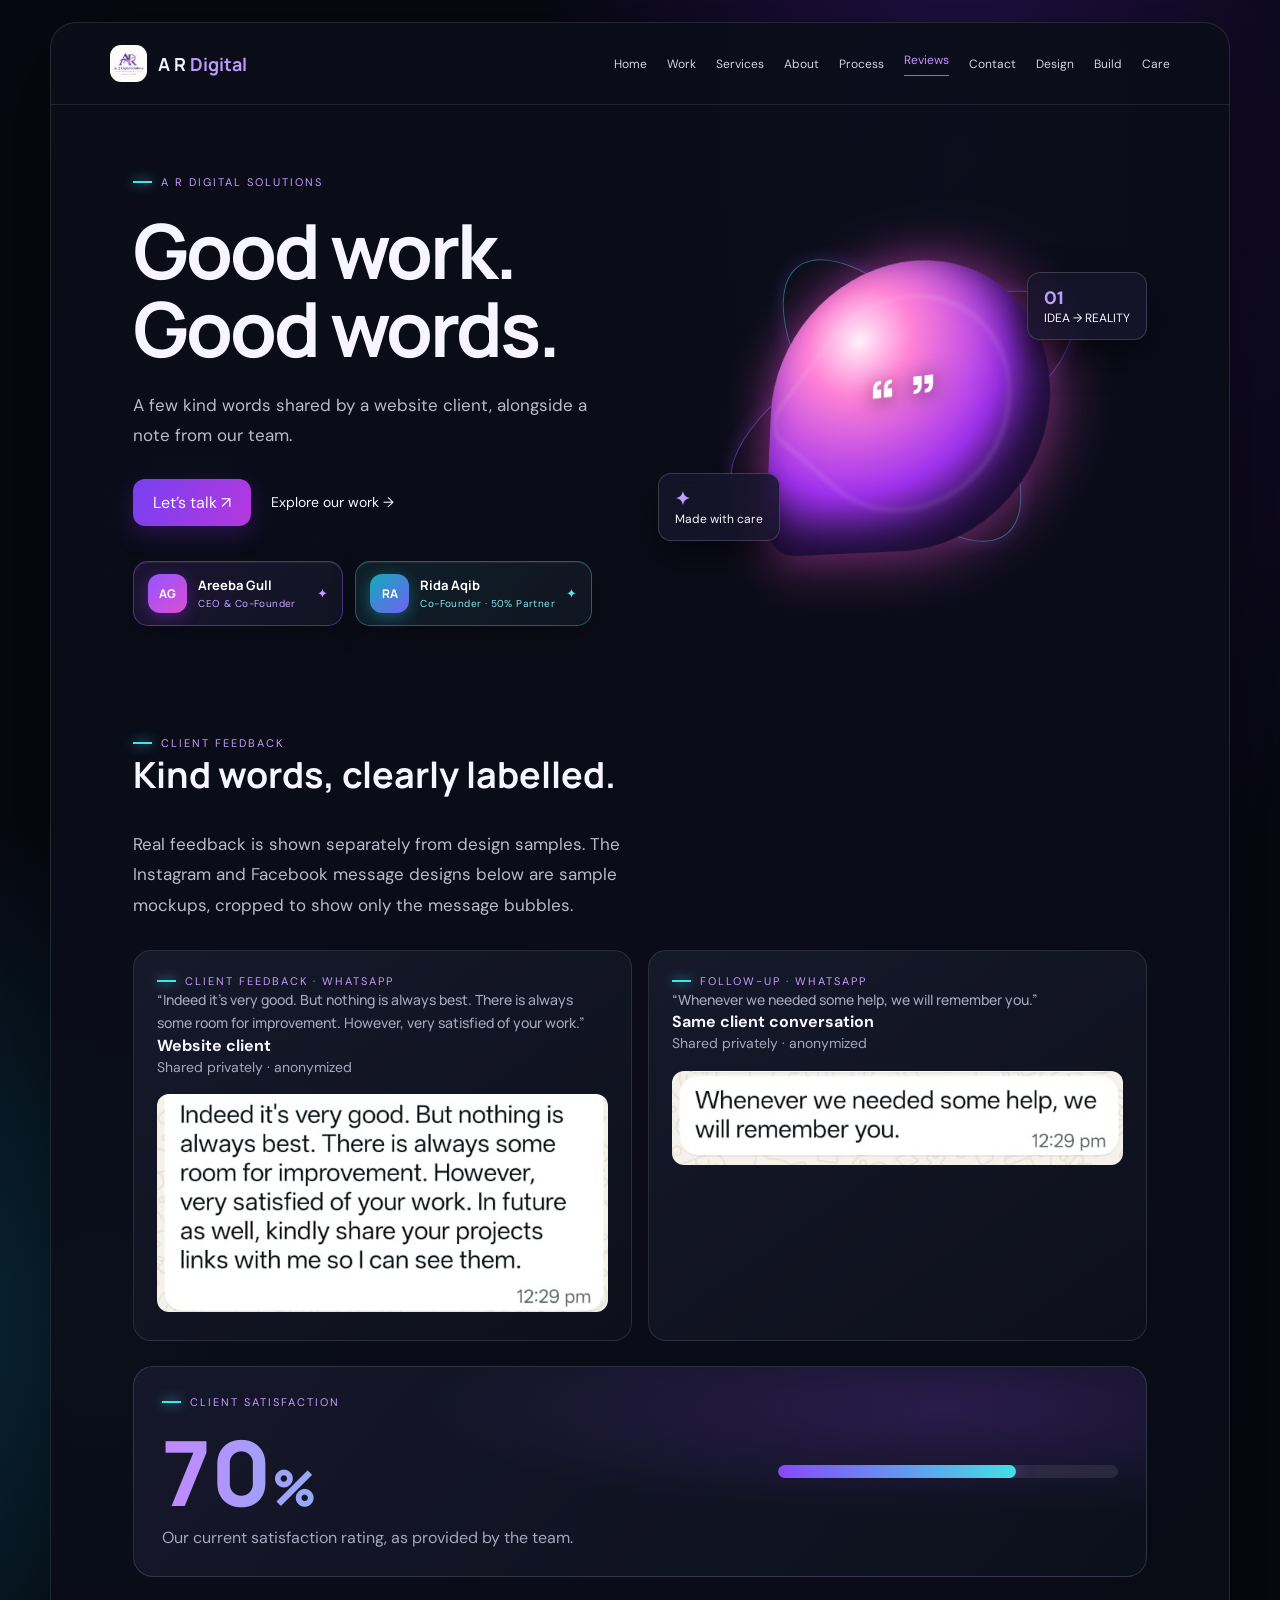
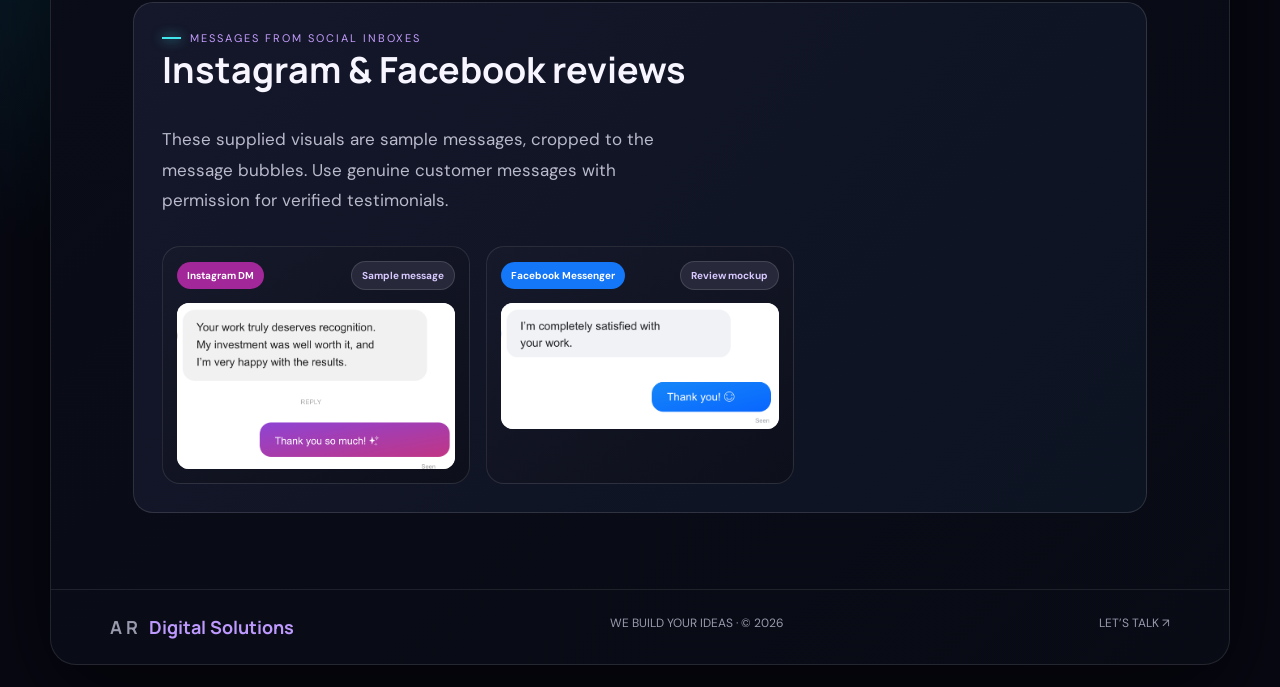
<file: reviews.html>
<!doctype html>
<html lang="en">

<head>
    <meta charset="utf-8">
    <meta name="viewport" content="width=device-width,initial-scale=1">
    <meta name="description" content="A few kind words shared by a website client, alongside a note from our team.">
    <title>Client Notes — A R Digital Solutions</title>
    <link rel="icon" type="image/jpeg" href="assets/logo.jpeg">
    <link rel="apple-touch-icon" href="assets/logo.jpeg">
    <meta property="og:site_name" content="A R Digital Solutions">
    <meta property="og:title" content="Reviews — A R Digital Solutions">
    <meta property="og:description"
        content="Thoughtful design and dependable digital experiences from A R Digital Solutions.">
    <meta property="og:image" content="assets/logo.jpeg">
    <meta name="twitter:card" content="summary">
    <meta name="twitter:image" content="assets/logo.jpeg">
    <link rel="stylesheet" href="style.css">
</head>

<body class="page-reviews">
    <div class="shell">
        <header class="top"><a class="brand" href="index.html"><img src="assets/logo.jpeg" alt=""><span>A R
                    <b>Digital</b></span></a><button class="menu" aria-label="Open navigation"
                aria-expanded="false">☰</button>
            <nav class="nav"><a class="" href="index.html">Home</a><a class="" href="work.html">Work</a><a class=""
                    href="services.html">Services</a><a class="" href="about.html">About</a><a class=""
                    href="process.html">Process</a><a class="active" href="reviews.html">Reviews</a><a class=""
                    href="contact.html">Contact</a><a class="" href="web-design.html">Design</a><a class=""
                    href="development.html">Build</a><a class="" href="care.html">Care</a></nav>
        </header>
        <main>
            <section class="hero">
                <div class="hero-copy">
                    <div class="eyebrow">A R DIGITAL SOLUTIONS</div>
                    <h1>Good work. Good words.</h1>
                    <p class="lead">A few kind words shared by a website client, alongside a note from our team.</p>
                    <div class="actions"><a class="btn" href="contact.html">Let’s talk ↗</a><a class="link"
                            href="work.html">Explore our work →</a></div>
                    <div class="founders">
                        <article class="founder"><span class="founder-avatar">AG</span><span
                                class="founder-copy"><strong>Areeba Gull</strong><small>CEO &amp;
                                    Co-Founder</small></span><span class="founder-mark">✦</span></article>
                        <article class="founder founder-rida"><span class="founder-avatar">RA</span><span
                                class="founder-copy"><strong>Rida Aqib</strong><small>Co-Founder · 50%
                                    Partner</small></span><span class="founder-mark">✦</span></article>
                    </div>
                </div>
                <div class="orb-scene">
                    <div class="orbit"></div>
                    <div class="orbit two"></div>
                    <div class="orb"></div>
                    <div class="floatcard"><b>01</b>IDEA → REALITY</div>
                    <div class="floatcard low"><b>✦</b>Made with care</div>
                </div>
            </section>
            <section class="content">
                <div class="eyebrow">CLIENT FEEDBACK</div>
                <h2>Kind words, clearly labelled.</h2>
                <p class="lead">Real feedback is shown separately from design samples. The Instagram and Facebook
                    message designs below are sample mockups, cropped to show only the message bubbles.</p>
                <div class="grid" style="grid-template-columns:1fr 1fr">
                    <article class="card">
                        <div class="eyebrow">CLIENT FEEDBACK · WHATSAPP</div>
                        <p class="quote">“Indeed it's very good. But nothing is always best. There is always some room
                            for improvement. However, very satisfied of your work.”</p><b>Website client</b>
                        <p>Shared privately · anonymized</p><img style="width:100%;margin-top:15px;border-radius:12px"
                            src="assets/whatsapp-review-project-feedback.jpg" alt="Anonymized WhatsApp client feedback">
                    </article>
                    <article class="card">
                        <div class="eyebrow">FOLLOW-UP · WHATSAPP</div>
                        <p class="quote">“Whenever we needed some help, we will remember you.”</p><b>Same client
                            conversation</b>
                        <p>Shared privately · anonymized</p><img style="width:100%;margin-top:15px;border-radius:12px"
                            src="assets/whatsapp-review-support-feedback.jpg"
                            alt="Anonymized WhatsApp support feedback">
                    </article>
                </div>
                <div class="contact-box rating-panel">
                    <div class="rating-stat">
                        <div>
                            <div class="eyebrow">CLIENT SATISFACTION</div>
                            <h2>70<span>%</span></h2>
                            <p>Our current satisfaction rating, as provided by the team.</p>
                        </div>
                        <div class="rating-meter" role="img" aria-label="70 percent satisfaction"><span></span></div>
                    </div>
                </div>
                <div class="contact-box">
                    <div class="eyebrow">MESSAGES FROM SOCIAL INBOXES</div>
                    <h2>Instagram & Facebook reviews</h2>
                    <p class="lead">These supplied visuals are sample messages, cropped to the message bubbles. Use
                        genuine customer messages with permission for verified testimonials.</p>
                    <div class="grid social-review-grid">
                        <figure class="card social-review">
                            <figcaption><span class="social-badge instagram-badge">Instagram DM</span><span
                                    class="mock-label">Sample message</span></figcaption><img
                                src="assets/instagram_message_crop.png"
                                alt="Sample Instagram conversation showing the client message and the team reply">
                        </figure>
                        <figure class="card social-review">
                            <figcaption><span class="social-badge facebook-badge">Facebook Messenger</span><span
                                    class="mock-label">Review mockup</span></figcaption><img
                                src="assets/facebook_message_crop.png"
                                alt="Sample Facebook Messenger conversation showing the client message and the team reply">
                        </figure>
                    </div>
                </div>
            </section>
        </main>
        <footer class="footer"><a class="brand" href="index.html">A R <b>Digital Solutions</b></a><span>WE BUILD YOUR
                IDEAS · © 2026</span><a href="contact.html">LET’S TALK ↗</a></footer>
    </div>
    <script>const b = document.querySelector('.menu'), n = document.querySelector('.nav'); b.addEventListener('click', () => { const o = n.classList.toggle('open'); b.setAttribute('aria-expanded', o); b.textContent = o ? '×' : '☰' });</script>
</body>

</html>
</file>
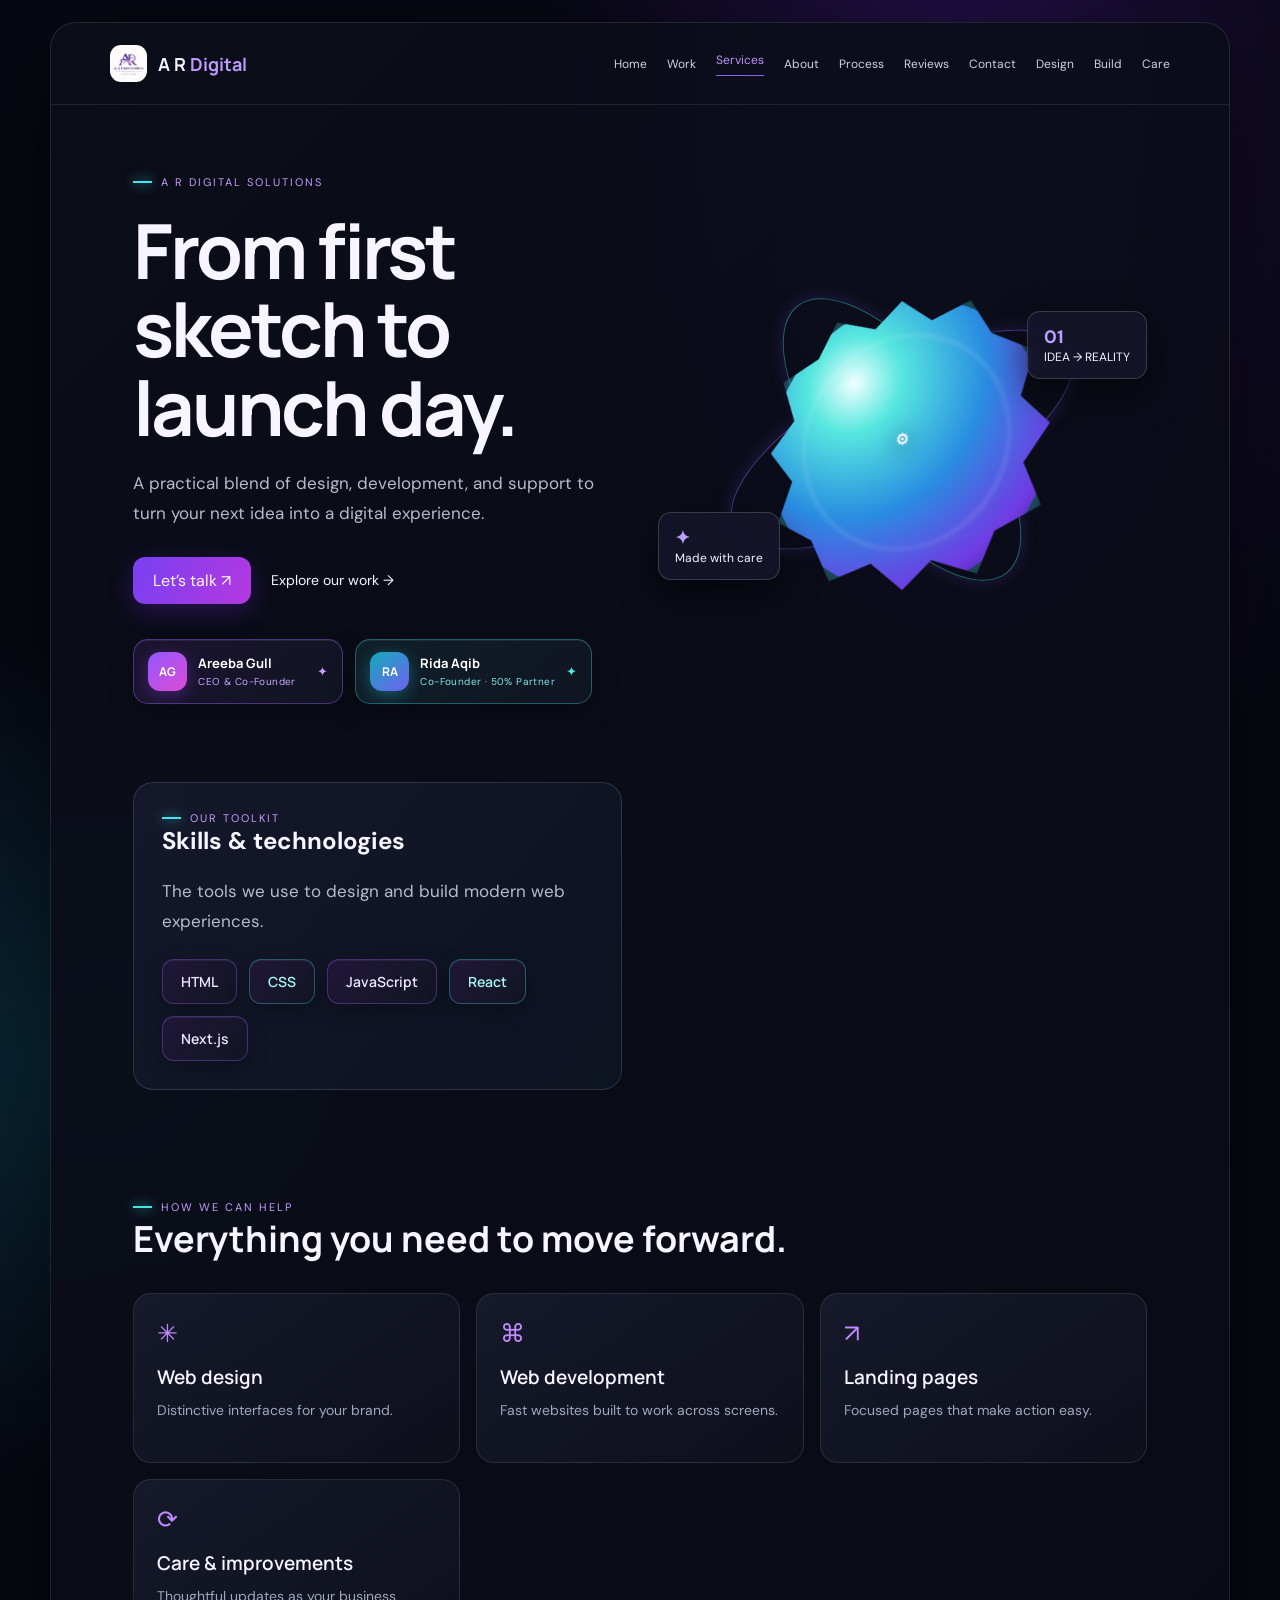
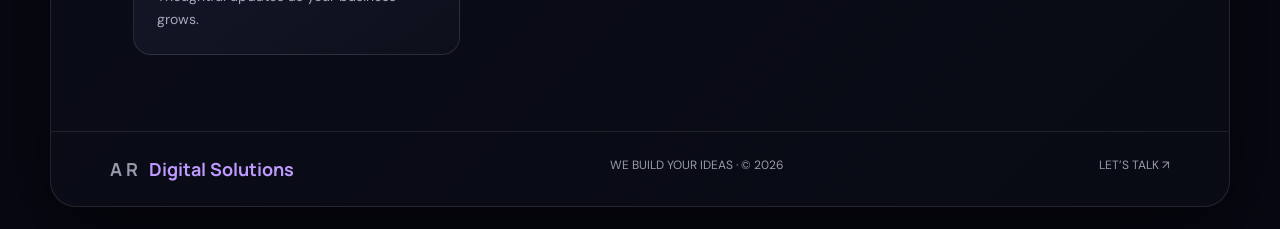
<file: services.html>
<!doctype html>
<html lang="en">

<head>
    <meta charset="utf-8">
    <meta name="viewport" content="width=device-width,initial-scale=1">
    <meta name="description"
        content="A practical blend of design, development, and support to turn your next idea into a digital experience.">
    <title>Services — A R Digital Solutions</title>
    <link rel="icon" type="image/jpeg" href="assets/logo.jpeg">
    <link rel="apple-touch-icon" href="assets/logo.jpeg">
    <meta property="og:site_name" content="A R Digital Solutions">
    <meta property="og:title" content="Services — A R Digital Solutions">
    <meta property="og:description"
        content="Thoughtful design and dependable digital experiences from A R Digital Solutions.">
    <meta property="og:image" content="assets/logo.jpeg">
    <meta name="twitter:card" content="summary">
    <meta name="twitter:image" content="assets/logo.jpeg">
    <link rel="stylesheet" href="style.css">
</head>

<body class="page-services">
    <div class="shell">
        <header class="top"><a class="brand" href="index.html"><img src="assets/logo.jpeg" alt=""><span>A R
                    <b>Digital</b></span></a><button class="menu" aria-label="Open navigation"
                aria-expanded="false">☰</button>
            <nav class="nav"><a class="" href="index.html">Home</a><a class="" href="work.html">Work</a><a
                    class="active" href="services.html">Services</a><a class="" href="about.html">About</a><a class=""
                    href="process.html">Process</a><a class="" href="reviews.html">Reviews</a><a class=""
                    href="contact.html">Contact</a><a class="" href="web-design.html">Design</a><a class=""
                    href="development.html">Build</a><a class="" href="care.html">Care</a></nav>
        </header>
        <main>
            <section class="hero">
                <div class="hero-copy">
                    <div class="eyebrow">A R DIGITAL SOLUTIONS</div>
                    <h1>From first sketch to launch day.</h1>
                    <p class="lead">A practical blend of design, development, and support to turn your next idea into a
                        digital experience.</p>
                    <div class="actions"><a class="btn" href="contact.html">Let’s talk ↗</a><a class="link"
                            href="work.html">Explore our work →</a></div>
                    <div class="founders">
                        <article class="founder"><span class="founder-avatar">AG</span><span
                                class="founder-copy"><strong>Areeba Gull</strong><small>CEO &amp;
                                    Co-Founder</small></span><span class="founder-mark">✦</span></article>
                        <article class="founder founder-rida"><span class="founder-avatar">RA</span><span
                                class="founder-copy"><strong>Rida Aqib</strong><small>Co-Founder · 50%
                                    Partner</small></span><span class="founder-mark">✦</span></article>
                    </div>
                </div>
                <div class="orb-scene">
                    <div class="orbit"></div>
                    <div class="orbit two"></div>
                    <div class="orb"></div>
                    <div class="floatcard"><b>01</b>IDEA → REALITY</div>
                    <div class="floatcard low"><b>✦</b>Made with care</div>
                </div>
                <div class="contact-box tech-stack">
                    <div class="eyebrow">OUR TOOLKIT</div>
                    <h2>Skills & technologies</h2>
                    <p class="lead">The tools we use to design and build modern web experiences.</p>
                    <div class="tech-list">
                        <span>HTML</span><span>CSS</span><span>JavaScript</span><span>React</span><span>Next.js</span>
                    </div>
                </div>
            </section>
            <section class="content">
                <div class="eyebrow">HOW WE CAN HELP</div>
                <h2>Everything you need to move forward.</h2>
                <div class="grid"><a class="card" href="web-design.html">
                        <div class="icon">✳</div>
                        <h3>Web design</h3>
                        <p>Distinctive interfaces for your brand.</p>
                    </a><a class="card" href="development.html">
                        <div class="icon">⌘</div>
                        <h3>Web development</h3>
                        <p>Fast websites built to work across screens.</p>
                    </a><a class="card" href="contact.html">
                        <div class="icon">↗</div>
                        <h3>Landing pages</h3>
                        <p>Focused pages that make action easy.</p>
                    </a><a class="card" href="care.html">
                        <div class="icon">⟳</div>
                        <h3>Care & improvements</h3>
                        <p>Thoughtful updates as your business grows.</p>
                    </a></div>
            </section>
        </main>
        <footer class="footer"><a class="brand" href="index.html">A R <b>Digital Solutions</b></a><span>WE BUILD YOUR
                IDEAS · © 2026</span><a href="contact.html">LET’S TALK ↗</a></footer>
    </div>
    <script>const b = document.querySelector('.menu'), n = document.querySelector('.nav'); b.addEventListener('click', () => { const o = n.classList.toggle('open'); b.setAttribute('aria-expanded', o); b.textContent = o ? '×' : '☰' });</script>
</body>

</html>
</file>
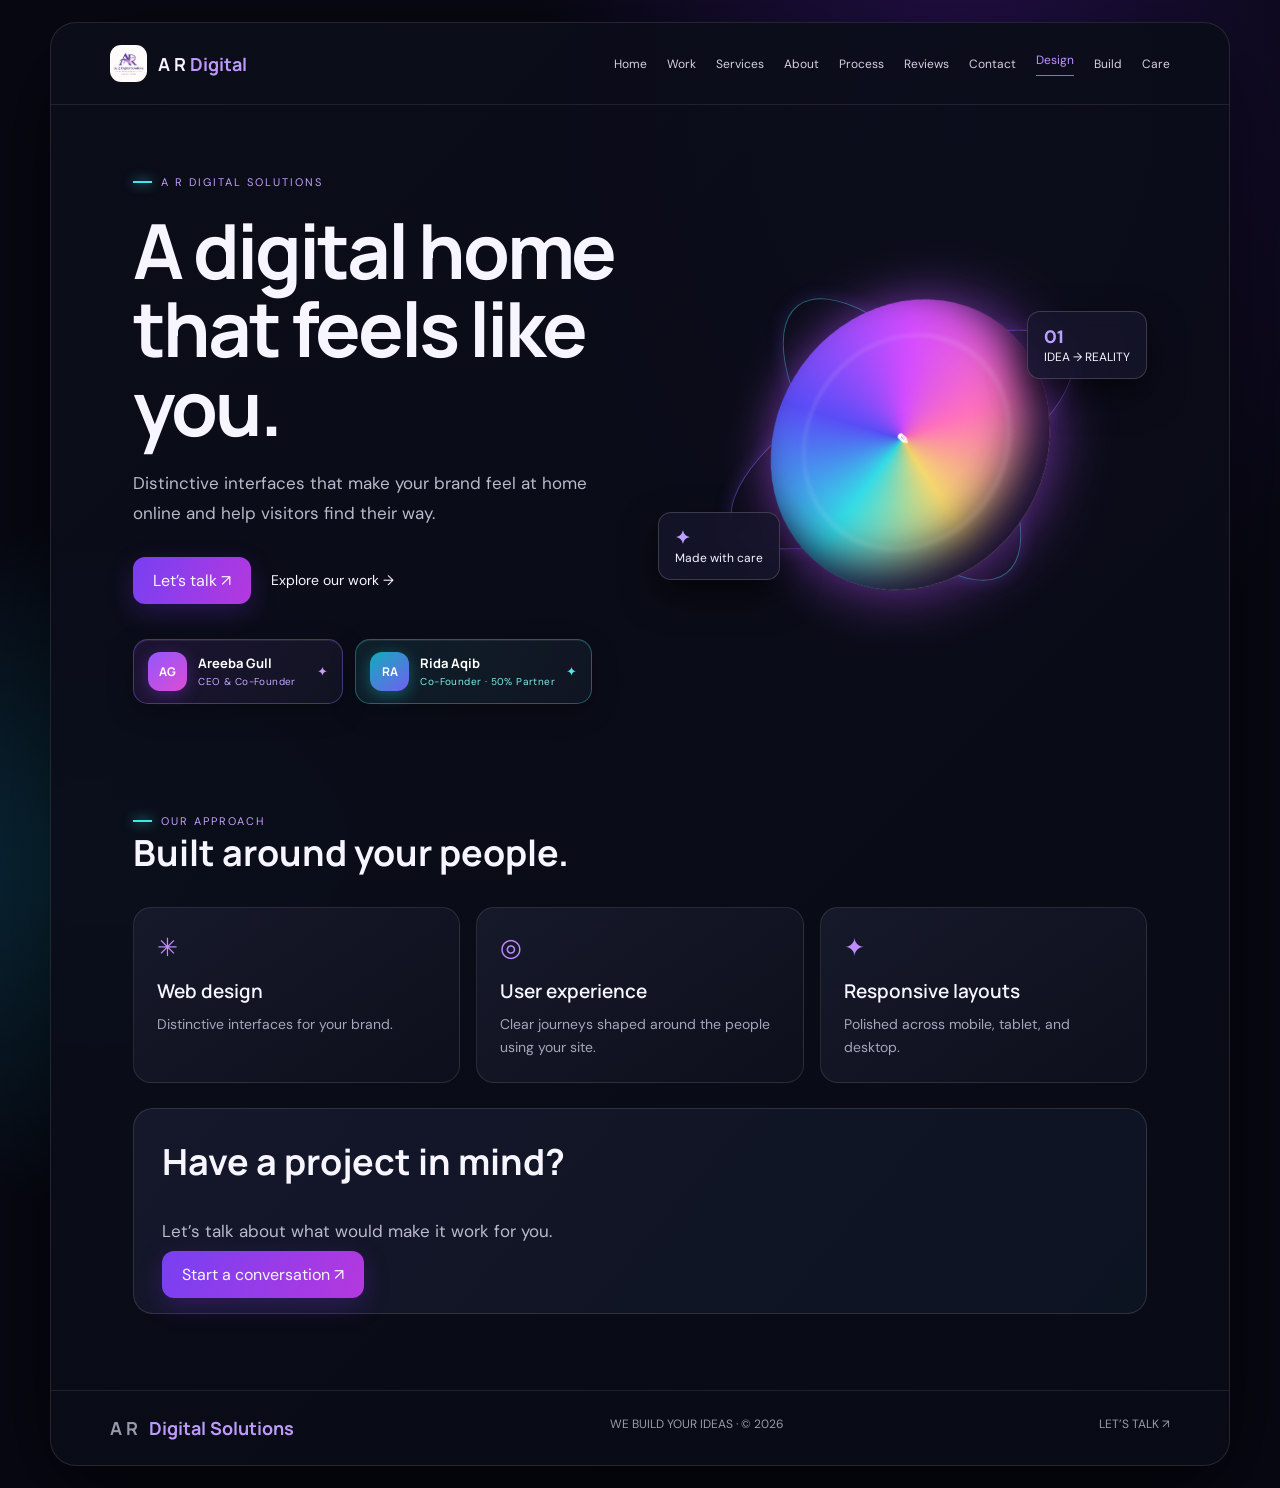
<file: web-design.html>
<!doctype html>
<html lang="en">

<head>
    <meta charset="utf-8">
    <meta name="viewport" content="width=device-width,initial-scale=1">
    <meta name="description"
        content="Distinctive interfaces that make your brand feel at home online and help visitors find their way.">
    <title>Web Design — A R Digital Solutions</title>
    <link rel="icon" type="image/jpeg" href="assets/logo.jpeg">
    <link rel="apple-touch-icon" href="assets/logo.jpeg">
    <meta property="og:site_name" content="A R Digital Solutions">
    <meta property="og:title" content="Web Design — A R Digital Solutions">
    <meta property="og:description"
        content="Thoughtful design and dependable digital experiences from A R Digital Solutions.">
    <meta property="og:image" content="assets/logo.jpeg">
    <meta name="twitter:card" content="summary">
    <meta name="twitter:image" content="assets/logo.jpeg">
    <link rel="stylesheet" href="style.css">
</head>

<body class="page-web-design">
    <div class="shell">
        <header class="top"><a class="brand" href="index.html"><img src="assets/logo.jpeg" alt=""><span>A R
                    <b>Digital</b></span></a><button class="menu" aria-label="Open navigation"
                aria-expanded="false">☰</button>
            <nav class="nav"><a class="" href="index.html">Home</a><a class="" href="work.html">Work</a><a class=""
                    href="services.html">Services</a><a class="" href="about.html">About</a><a class=""
                    href="process.html">Process</a><a class="" href="reviews.html">Reviews</a><a class=""
                    href="contact.html">Contact</a><a class="active" href="web-design.html">Design</a><a class=""
                    href="development.html">Build</a><a class="" href="care.html">Care</a></nav>
        </header>
        <main>
            <section class="hero">
                <div class="hero-copy">
                    <div class="eyebrow">A R DIGITAL SOLUTIONS</div>
                    <h1>A digital home that feels like you.</h1>
                    <p class="lead">Distinctive interfaces that make your brand feel at home online and help visitors
                        find their way.</p>
                    <div class="actions"><a class="btn" href="contact.html">Let’s talk ↗</a><a class="link"
                            href="work.html">Explore our work →</a></div>
                    <div class="founders">
                        <article class="founder"><span class="founder-avatar">AG</span><span
                                class="founder-copy"><strong>Areeba Gull</strong><small>CEO &amp;
                                    Co-Founder</small></span><span class="founder-mark">✦</span></article>
                        <article class="founder founder-rida"><span class="founder-avatar">RA</span><span
                                class="founder-copy"><strong>Rida Aqib</strong><small>Co-Founder · 50%
                                    Partner</small></span><span class="founder-mark">✦</span></article>
                    </div>
                </div>
                <div class="orb-scene">
                    <div class="orbit"></div>
                    <div class="orbit two"></div>
                    <div class="orb"></div>
                    <div class="floatcard"><b>01</b>IDEA → REALITY</div>
                    <div class="floatcard low"><b>✦</b>Made with care</div>
                </div>
            </section>
            <section class="content">
                <div class="eyebrow">OUR APPROACH</div>
                <h2>Built around your people.</h2>
                <div class="grid">
                    <article class="card">
                        <div class="icon">✳</div>
                        <h3>Web design</h3>
                        <p>Distinctive interfaces for your brand.</p>
                    </article>
                    <article class="card">
                        <div class="icon">◎</div>
                        <h3>User experience</h3>
                        <p>Clear journeys shaped around the people using your site.</p>
                    </article>
                    <article class="card">
                        <div class="icon">✦</div>
                        <h3>Responsive layouts</h3>
                        <p>Polished across mobile, tablet, and desktop.</p>
                    </article>
                </div>
                <div class="contact-box">
                    <h2>Have a project in mind?</h2>
                    <p class="lead">Let’s talk about what would make it work for you.</p><a class="btn"
                        href="contact.html">Start a conversation ↗</a>
                </div>
            </section>
        </main>
        <footer class="footer"><a class="brand" href="index.html">A R <b>Digital Solutions</b></a><span>WE BUILD YOUR
                IDEAS · © 2026</span><a href="contact.html">LET’S TALK ↗</a></footer>
    </div>
    <script>const b = document.querySelector('.menu'), n = document.querySelector('.nav'); b.addEventListener('click', () => { const o = n.classList.toggle('open'); b.setAttribute('aria-expanded', o); b.textContent = o ? '×' : '☰' });</script>
</body>

</html>
</file>
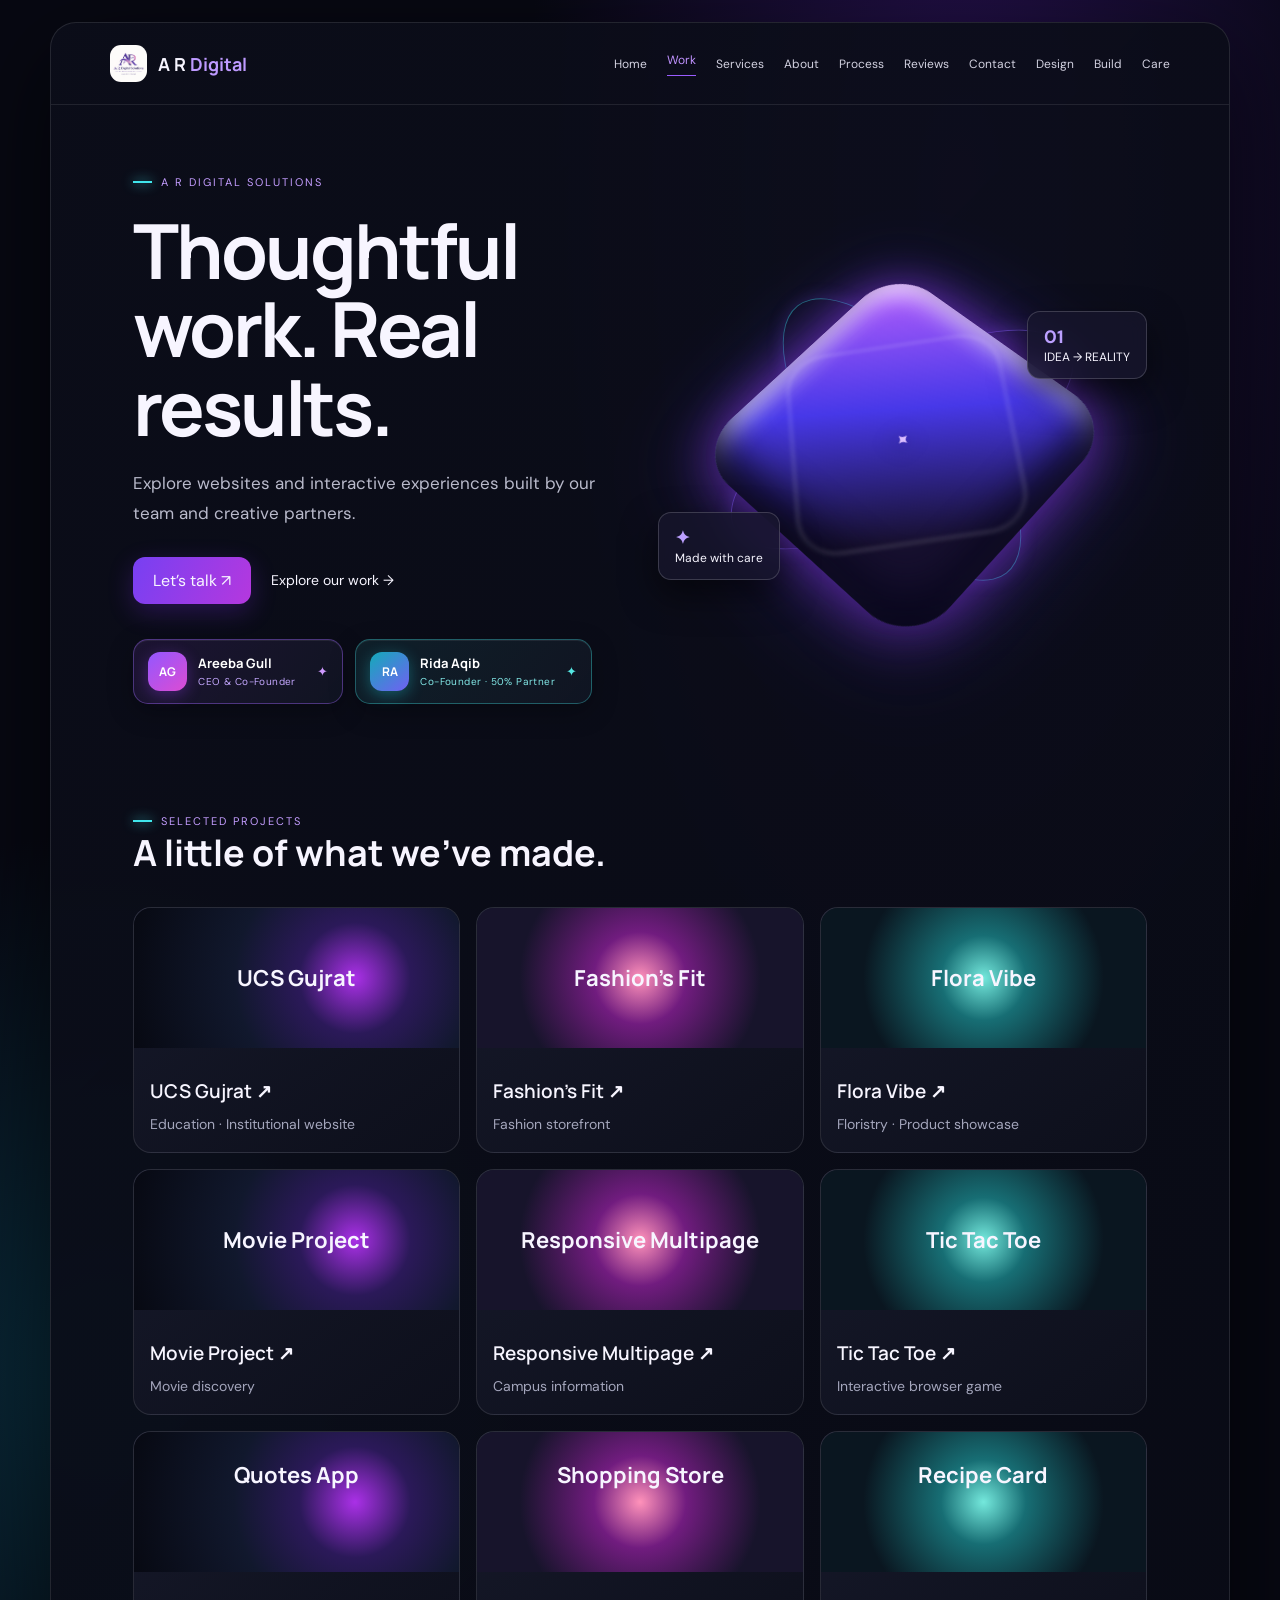
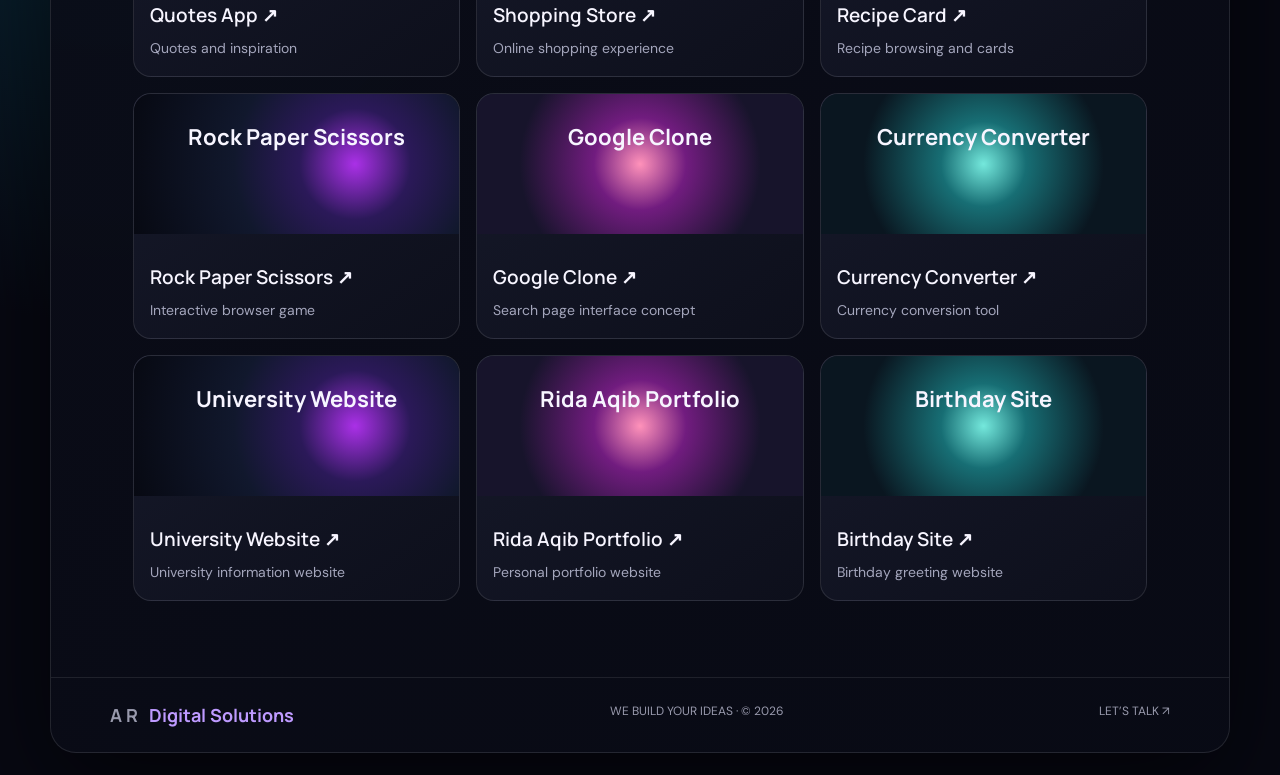
<file: work.html>
<!doctype html>
<html lang="en">

<head>
    <meta charset="utf-8">
    <meta name="viewport" content="width=device-width,initial-scale=1">
    <meta name="description"
        content="Explore websites and interactive experiences built by our team and creative partners.">
    <title>Our Work — A R Digital Solutions</title>
    <link rel="icon" type="image/jpeg" href="assets/logo.jpeg">
    <link rel="apple-touch-icon" href="assets/logo.jpeg">
    <meta property="og:site_name" content="A R Digital Solutions">
    <meta property="og:title" content="Work — A R Digital Solutions">
    <meta property="og:description"
        content="Thoughtful design and dependable digital experiences from A R Digital Solutions.">
    <meta property="og:image" content="assets/logo.jpeg">
    <meta name="twitter:card" content="summary">
    <meta name="twitter:image" content="assets/logo.jpeg">
    <link rel="stylesheet" href="style.css">
</head>

<body class="page-work">
    <div class="shell">
        <header class="top"><a class="brand" href="index.html"><img src="assets/logo.jpeg" alt=""><span>A R
                    <b>Digital</b></span></a><button class="menu" aria-label="Open navigation"
                aria-expanded="false">☰</button>
            <nav class="nav"><a class="" href="index.html">Home</a><a class="active" href="work.html">Work</a><a
                    class="" href="services.html">Services</a><a class="" href="about.html">About</a><a class=""
                    href="process.html">Process</a><a class="" href="reviews.html">Reviews</a><a class=""
                    href="contact.html">Contact</a><a class="" href="web-design.html">Design</a><a class=""
                    href="development.html">Build</a><a class="" href="care.html">Care</a></nav>
        </header>
        <main>
            <section class="hero">
                <div class="hero-copy">
                    <div class="eyebrow">A R DIGITAL SOLUTIONS</div>
                    <h1>Thoughtful work. Real results.</h1>
                    <p class="lead">Explore websites and interactive experiences built by our team and creative
                        partners.</p>
                    <div class="actions"><a class="btn" href="contact.html">Let’s talk ↗</a><a class="link"
                            href="work.html">Explore our work →</a></div>
                    <div class="founders">
                        <article class="founder"><span class="founder-avatar">AG</span><span
                                class="founder-copy"><strong>Areeba Gull</strong><small>CEO &amp;
                                    Co-Founder</small></span><span class="founder-mark">✦</span></article>
                        <article class="founder founder-rida"><span class="founder-avatar">RA</span><span
                                class="founder-copy"><strong>Rida Aqib</strong><small>Co-Founder · 50%
                                    Partner</small></span><span class="founder-mark">✦</span></article>
                    </div>
                </div>
                <div class="orb-scene">
                    <div class="orbit"></div>
                    <div class="orbit two"></div>
                    <div class="orb"></div>
                    <div class="floatcard"><b>01</b>IDEA → REALITY</div>
                    <div class="floatcard low"><b>✦</b>Made with care</div>
                </div>
            </section>
            <section class="content">
                <div class="eyebrow">SELECTED PROJECTS</div>
                <h2>A little of what we’ve made.</h2>
                <div class="grid"><a class="card project" target="_blank" rel="noopener"
                        href="https://main.ucsgujrat.com/">
                        <div class="project-art">UCS Gujrat</div>
                        <div class="project-info">
                            <h3>UCS Gujrat ↗</h3>
                            <p>Education · Institutional website</p>
                        </div>
                    </a><a class="card project" target="_blank" rel="noopener"
                        href="https://ridaaqib.github.io/Fashion-s-Fit/">
                        <div class="project-art">Fashion’s Fit</div>
                        <div class="project-info">
                            <h3>Fashion’s Fit ↗</h3>
                            <p>Fashion storefront</p>
                        </div>
                    </a><a class="card project" target="_blank" rel="noopener" href="https://flora-vibe.vercel.app/">
                        <div class="project-art">Flora Vibe</div>
                        <div class="project-info">
                            <h3>Flora Vibe ↗</h3>
                            <p>Floristry · Product showcase</p>
                        </div>
                    </a><a class="card project" target="_blank" rel="noopener"
                        href="https://movie-project-delta-dusky.vercel.app/">
                        <div class="project-art">Movie Project</div>
                        <div class="project-info">
                            <h3>Movie Project ↗</h3>
                            <p>Movie discovery</p>
                        </div>
                    </a><a class="card project" target="_blank" rel="noopener"
                        href="https://areebagull926-source.github.io/Responsive-multipage/">
                        <div class="project-art">Responsive Multipage</div>
                        <div class="project-info">
                            <h3>Responsive Multipage ↗</h3>
                            <p>Campus information</p>
                        </div>
                    </a><a class="card project" target="_blank" rel="noopener"
                        href="https://ridaaqib.github.io/Tic-Tac-Toe/">
                        <div class="project-art">Tic Tac Toe</div>
                        <div class="project-info">
                            <h3>Tic Tac Toe ↗</h3>
                            <p>Interactive browser game</p>
                        </div>
                    </a><a class="card project project-extra" style="--delay:0ms" target="_blank"
                        rel="noopener noreferrer" href="https://quotes-app-eight-opal.vercel.app/">
                        <div class="project-art">Quotes App<span class="project-glint"></span></div>
                        <div class="project-info">
                            <h3>Quotes App ↗</h3>
                            <p>Quotes and inspiration</p>
                        </div>
                    </a><a class="card project project-extra" style="--delay:70ms" target="_blank"
                        rel="noopener noreferrer" href="https://shopping-store-azure.vercel.app/">
                        <div class="project-art">Shopping Store<span class="project-glint"></span></div>
                        <div class="project-info">
                            <h3>Shopping Store ↗</h3>
                            <p>Online shopping experience</p>
                        </div>
                    </a><a class="card project project-extra" style="--delay:140ms" target="_blank"
                        rel="noopener noreferrer" href="https://ridaaqib.github.io/Recipe-Card/">
                        <div class="project-art">Recipe Card<span class="project-glint"></span></div>
                        <div class="project-info">
                            <h3>Recipe Card ↗</h3>
                            <p>Recipe browsing and cards</p>
                        </div>
                    </a><a class="card project project-extra" style="--delay:210ms" target="_blank"
                        rel="noopener noreferrer" href="https://ridaaqib.github.io/Rock-Paper-Scissors/">
                        <div class="project-art">Rock Paper Scissors<span class="project-glint"></span></div>
                        <div class="project-info">
                            <h3>Rock Paper Scissors ↗</h3>
                            <p>Interactive browser game</p>
                        </div>
                    </a><a class="card project project-extra" style="--delay:280ms" target="_blank"
                        rel="noopener noreferrer" href="https://ridaaqib.github.io/Google-clone/">
                        <div class="project-art">Google Clone<span class="project-glint"></span></div>
                        <div class="project-info">
                            <h3>Google Clone ↗</h3>
                            <p>Search page interface concept</p>
                        </div>
                    </a><a class="card project project-extra" style="--delay:350ms" target="_blank"
                        rel="noopener noreferrer" href="https://ridaaqib.github.io/Currency-Converter/">
                        <div class="project-art">Currency Converter<span class="project-glint"></span></div>
                        <div class="project-info">
                            <h3>Currency Converter ↗</h3>
                            <p>Currency conversion tool</p>
                        </div>
                    </a><a class="card project project-extra" style="--delay:420ms" target="_blank"
                        rel="noopener noreferrer" href="https://ridaaqib.github.io/University-website/">
                        <div class="project-art">University Website<span class="project-glint"></span></div>
                        <div class="project-info">
                            <h3>University Website ↗</h3>
                            <p>University information website</p>
                        </div>
                    </a><a class="card project project-extra" style="--delay:490ms" target="_blank"
                        rel="noopener noreferrer" href="https://portfolio-rida-aqib.vercel.app/">
                        <div class="project-art">Rida Aqib Portfolio<span class="project-glint"></span></div>
                        <div class="project-info">
                            <h3>Rida Aqib Portfolio ↗</h3>
                            <p>Personal portfolio website</p>
                        </div>
                    </a><a class="card project project-extra" style="--delay:560ms" target="_blank"
                        rel="noopener noreferrer" href="https://ridaaqib.github.io/Birthday-site/">
                        <div class="project-art">Birthday Site<span class="project-glint"></span></div>
                        <div class="project-info">
                            <h3>Birthday Site ↗</h3>
                            <p>Birthday greeting website</p>
                        </div>
                    </a></div>
            </section>
        </main>
        <footer class="footer"><a class="brand" href="index.html">A R <b>Digital Solutions</b></a><span>WE BUILD YOUR
                IDEAS · © 2026</span><a href="contact.html">LET’S TALK ↗</a></footer>
    </div>
    <script>const b = document.querySelector('.menu'), n = document.querySelector('.nav'); b.addEventListener('click', () => { const o = n.classList.toggle('open'); b.setAttribute('aria-expanded', o); b.textContent = o ? '×' : '☰' });</script>
</body>

</html>
</file>
<file: style.css>
@import url('https://fonts.googleapis.com/css2?family=DM+Sans:wght@400;500;600;700&family=Manrope:wght@400;500;600;700;800&display=swap');

:root {
    --bg: #070812;
    --line: #292b40;
    --text: #f7f5ff;
    --muted: #a4a6bc;
    --violet: #9a5cff;
    --cyan: #40e6ec
}

* {
    box-sizing: border-box
}

body {
    margin: 0;
    background: radial-gradient(ellipse at 75% 8%, #24104b, transparent 32%), radial-gradient(ellipse at 8% 58%, #092b3a, transparent 28%), var(--bg);
    color: var(--text);
    font: 16px 'DM Sans', sans-serif;
    min-height: 100vh
}

a {
    color: inherit;
    text-decoration: none
}

.shell {
    width: min(1180px, calc(100% - 40px));
    margin: 22px auto;
    border: 1px solid #ffffff1b;
    border-radius: 26px;
    background: linear-gradient(135deg, #0c0e1ae8, #090b15f0);
    box-shadow: 0 30px 100px #0009;
    overflow: hidden
}

.top {
    height: 82px;
    display: flex;
    align-items: center;
    justify-content: space-between;
    padding: 0 5%;
    border-bottom: 1px solid #ffffff17
}

.brand {
    display: flex;
    align-items: center;
    gap: 11px;
    font: 700 18px Manrope
}

.brand img {
    width: 37px;
    height: 37px;
    border-radius: 11px;
    object-fit: cover
}

.brand b {
    color: #be9aff
}

.nav {
    display: flex;
    gap: 20px;
    align-items: center;
    font-size: 12px;
    color: #d2d1e0
}

.nav a:hover,
.nav a.active {
    color: #c092ff
}

.nav .active {
    border-bottom: 1px solid #9a5cff;
    padding-bottom: 7px
}

.menu {
    display: none;
    background: none;
    border: 1px solid var(--line);
    color: white;
    border-radius: 10px;
    padding: 8px 12px;
    font-size: 20px
}

.hero {
    padding: 70px 7% 48px;
    display: grid;
    grid-template-columns: 1fr 1fr;
    gap: 36px;
    align-items: center;
    min-height: 550px
}

.eyebrow {
    font-size: 11px;
    letter-spacing: 2px;
    text-transform: uppercase;
    color: #c49dff;
    display: flex;
    align-items: center;
    gap: 9px
}

.eyebrow:before {
    content: '';
    width: 19px;
    height: 2px;
    background: var(--cyan);
    box-shadow: 0 0 12px var(--cyan)
}

h1,
h2,
h3,
p {
    margin-top: 0
}

h1 {
    font: 700 clamp(43px, 6vw, 76px)/1.03 Manrope;
    letter-spacing: -3px;
    margin: 22px 0
}

.accent {
    background: linear-gradient(90deg, #bf86ff, #40dbea);
    background-clip: text;
    color: transparent
}

.lead {
    max-width: 520px;
    color: #b9bacb;
    line-height: 1.8;
    font-size: 17px
}

.actions {
    display: flex;
    gap: 20px;
    align-items: center;
    margin: 28px 0 35px
}

.btn {
    background: linear-gradient(115deg, #7740f2, #b538de);
    padding: 13px 20px;
    border-radius: 12px;
    box-shadow: 0 8px 26px #872eff3d
}

.link {
    font-size: 14px
}

.proof {
    display: flex;
    gap: 12px;
    align-items: center;
    color: #bbb;
    font-size: 12px
}

.proof strong {
    display: block;
    color: white;
    font-size: 13px
}

.initial {
    width: 47px;
    height: 47px;
    display: grid;
    place-items: center;
    border-radius: 50%;
    background: linear-gradient(145deg, #773be8, #e43fc2);
    font-weight: 700
}

.orb-scene {
    min-height: 390px;
    position: relative;
    display: grid;
    place-items: center;
    perspective: 900px
}

.orb {
    width: min(300px, 70vw);
    aspect-ratio: 1;
    border-radius: 43% 57% 61% 39%/48% 42% 58% 52%;
    background: radial-gradient(circle at 34% 27%, #d0ffff, #58ecff 10%, #3a68e9 37%, #991bfa 67%, #180a39 80%);
    box-shadow: inset -30px -30px 60px #070619, inset 20px 20px 38px #ffffff8a, 0 0 48px #9a35ff8a, 0 0 100px #00dff244;
    transform: rotateX(16deg) rotateY(-22deg);
    animation: float 2.5s ease-in-out infinite
}

.orb:after {
    content: '';
    position: absolute;
    inset: 13%;
    border: 1px solid #ffffff75;
    border-radius: inherit;
    filter: blur(2px);
    transform: rotate(40deg)
}

.orbit {
    position: absolute;
    width: 380px;
    height: 145px;
    border: 1px solid #7d63e889;
    border-radius: 50%;
    transform: rotate(-28deg);
    box-shadow: 0 0 18px #835bff33
}

.orbit.two {
    transform: rotate(52deg);
    width: 340px;
    border-color: #35dfde72
}

.floatcard {
    position: absolute;
    right: 0;
    top: 17%;
    padding: 13px 16px;
    border: 1px solid #ffffff2b;
    border-radius: 13px;
    background: #17162ccf;
    backdrop-filter: blur(10px);
    box-shadow: 0 15px 35px #0008;
    font-size: 12px
}

.floatcard b {
    display: block;
    color: #bca0ff;
    font-size: 18px
}

.floatcard.low {
    top: auto;
    right: auto;
    left: 0;
    bottom: 14%
}

.content {
    padding: 62px 7% 76px;
    min-height: 380px
}

.content h2 {
    font: 700 36px Manrope
}

.grid {
    display: grid;
    grid-template-columns: repeat(3, 1fr);
    gap: 16px;
    margin-top: 30px
}

.card {
    border: 1px solid #ffffff1b;
    background: linear-gradient(145deg, #16192a, #0d0f1b);
    border-radius: 18px;
    padding: 23px;
    min-height: 170px;
    transition: .25s
}

.card:hover {
    transform: translateY(-5px);
    border-color: #9260ed88
}

.icon {
    font-size: 25px;
    color: #c18aff
}

.card h3 {
    font: 600 19px Manrope;
    margin: 14px 0 9px
}

.card p {
    color: var(--muted);
    line-height: 1.65;
    font-size: 14px;
    margin-bottom: 0
}

.project {
    padding: 0;
    overflow: hidden
}

.project-art {
    height: 140px;
    background: radial-gradient(circle at 68% 50%, #aa30e7, #2b1959 24%, #11182d 52%, #070912);
    display: grid;
    place-items: center;
    font: 700 22px Manrope
}

.project:nth-child(3n+2) .project-art {
    background: radial-gradient(circle, #ff92ba, #711c7f 26%, #17142b 68%)
}

.project:nth-child(3n) .project-art {
    background: radial-gradient(circle, #74e8dc, #176e74 24%, #0a1620 68%)
}

.project-info {
    padding: 16px
}

.split {
    display: grid;
    grid-template-columns: .8fr 1.2fr;
    gap: 30px;
    align-items: center
}

.team-card {
    display: flex;
    gap: 15px;
    align-items: center
}

.quote {
    font: 500 21px/1.5 Manrope;
    color: #e4e1ef
}

.contact-box {
    border: 1px solid #ffffff20;
    border-radius: 20px;
    padding: 28px;
    background: linear-gradient(130deg, #15172a, #0c1321);
    margin-top: 25px
}

.footer {
    padding: 25px 5%;
    display: flex;
    justify-content: space-between;
    gap: 12px;
    color: #999aad;
    border-top: 1px solid #ffffff17;
    font-size: 12px
}

@keyframes float {
    50% {
        transform: translateY(-13px) rotateX(18deg) rotateY(-16deg)
    }
}

@media(max-width:800px) {
    .nav {
        display: none;
        position: absolute;
        top: 74px;
        right: 16px;
        left: 16px;
        background: #101322;
        border: 1px solid var(--line);
        border-radius: 16px;
        padding: 20px;
        z-index: 10;
        flex-direction: column;
        align-items: stretch
    }

    .nav.open {
        display: flex
    }

    .menu {
        display: block
    }

    .hero {
        grid-template-columns: 1fr;
        padding: 48px 7% 24px;
        gap: 0
    }

    .hero-copy {
        text-align: center
    }

    .hero-copy .eyebrow,
    .actions,
    .proof {
        justify-content: center
    }

    .lead {
        margin-inline: auto
    }

    .orb-scene {
        min-height: 320px
    }

    .grid {
        grid-template-columns: repeat(2, 1fr)
    }

    .split {
        grid-template-columns: 1fr
    }
}

@media(max-width:520px) {
    .shell {
        width: calc(100% - 18px);
        margin: 9px auto;
        border-radius: 19px
    }

    .top {
        height: 68px;
        padding: 0 17px
    }

    .brand {
        font-size: 15px
    }

    .brand img {
        width: 32px;
        height: 32px
    }

    .hero {
        padding: 42px 22px 18px
    }

    h1 {
        letter-spacing: -2px
    }

    .lead {
        font-size: 15px
    }

    .actions {
        flex-wrap: wrap
    }

    .orb-scene {
        min-height: 280px
    }

    .orb {
        width: 220px
    }

    .orbit {
        width: 275px;
        height: 110px
    }

    .content {
        padding: 46px 22px 56px
    }

    .content h2 {
        font-size: 30px
    }

    .grid {
        grid-template-columns: 1fr
    }

    .footer {
        padding: 20px;
        flex-wrap: wrap
    }
}

/* Refined inquiry form */
.contact-box:has(#inquiry-form) {
    padding: clamp(22px, 4vw, 42px);
    border: 1px solid #9b66ff55;
    background: radial-gradient(ellipse at 95% 0%, #57249733, transparent 42%), linear-gradient(145deg, #141729, #0b0e19);
    box-shadow: 0 22px 55px #0007, inset 0 1px #ffffff12
}

#inquiry-form {
    gap: 20px !important
}

#inquiry-form label {
    display: flex;
    flex-direction: column;
    gap: 9px;
    color: #dedced;
    font-size: 13px;
    font-weight: 600
}

#inquiry-form input,
#inquiry-form select,
#inquiry-form textarea {
    width: 100%;
    padding: 14px 15px;
    border: 1px solid #ffffff20;
    border-radius: 12px;
    background: #090b16;
    color: #f8f6ff;
    font: 500 14px 'DM Sans', sans-serif;
    outline: none;
    transition: border-color .2s, box-shadow .2s
}

#inquiry-form input::placeholder,
#inquiry-form textarea::placeholder {
    color: #77798f
}

#inquiry-form input:focus,
#inquiry-form select:focus,
#inquiry-form textarea:focus {
    border-color: #a06aff;
    box-shadow: 0 0 0 3px #8b4fff24
}

#inquiry-form select {
    appearance: none;
    background-image: linear-gradient(45deg, transparent 50%, #bba7e9 50%), linear-gradient(135deg, #bba7e9 50%, transparent 50%);
    background-position: calc(100% - 19px) 20px, calc(100% - 14px) 20px;
    background-size: 5px 5px, 5px 5px;
    background-repeat: no-repeat
}

#inquiry-form select option {
    background: #101322;
    color: #fff
}

#inquiry-form textarea {
    resize: vertical;
    min-height: 135px;
    line-height: 1.6
}

#inquiry-form button {
    padding: 15px 23px !important;
    border-radius: 13px !important;
    box-shadow: 0 10px 28px #873aff55;
    transition: transform .2s, box-shadow .2s
}

#inquiry-form button:hover {
    transform: translateY(-2px);
    box-shadow: 0 14px 34px #873aff77
}

#inquiry-form>p {
    font-size: 12px !important;
    line-height: 1.5
}

#inquiry-form label[style*="grid-column"] {
    margin-top: 2px
}

.content>.grid .card {
    background: linear-gradient(145deg, #16192a, #0d0f1b)
}

@media(max-width:600px) {
    #inquiry-form {
        grid-template-columns: 1fr !important;
        gap: 16px !important
    }

    #inquiry-form label[style*="grid-column"] {
        grid-column: auto !important
    }

    #inquiry-form button {
        width: 100%
    }
}

/* Founder highlights in hero */
.founders {
    display: flex;
    gap: 12px;
    align-items: stretch;
    margin-top: 32px;
    max-width: 540px
}

.founder {
    position: relative;
    display: flex;
    align-items: center;
    gap: 11px;
    min-width: 210px;
    padding: 12px 14px;
    border: 1px solid #a06aff66;
    border-radius: 15px;
    background: linear-gradient(130deg, #201637d9, #111523e8);
    box-shadow: inset 0 1px #ffffff12, 0 8px 26px #0004
}

.founder-rida {
    border-color: #43dfe259;
    background: linear-gradient(130deg, #10242dd9, #111523e8)
}

.founder-avatar {
    width: 39px;
    height: 39px;
    flex: 0 0 39px;
    display: grid;
    place-items: center;
    border-radius: 12px;
    background: linear-gradient(140deg, #9357ff, #dc4cd3);
    font: 700 12px Manrope;
    color: white;
    box-shadow: 0 4px 16px #a03eff55
}

.founder-rida .founder-avatar {
    background: linear-gradient(140deg, #13abb9, #7160f3);
    box-shadow: 0 4px 16px #20dbe955
}

.founder-copy {
    display: flex;
    flex-direction: column;
    gap: 3px;
    text-align: left
}

.founder-copy strong {
    font: 700 13px Manrope;
    color: white
}

.founder-copy small {
    font-size: 10px;
    letter-spacing: .4px;
    color: #c5a8ff
}

.founder-rida .founder-copy small {
    color: #83e9e8
}

.founder-mark {
    margin-left: auto;
    color: #cf9aff;
    font-size: 13px
}

.founder-rida .founder-mark {
    color: #55e7e3
}

@media(max-width:800px) {
    .founders {
        justify-content: center;
        margin: 28px auto 0
    }

    .founder {
        min-width: 0;
        flex: 1;
        max-width: 250px
    }
}

@media(max-width:520px) {
    .founders {
        gap: 8px
    }

    .founder {
        padding: 10px 9px;
        gap: 8px;
        border-radius: 12px
    }

    .founder-avatar {
        width: 34px;
        height: 34px;
        flex-basis: 34px
    }

    .founder-copy strong {
        font-size: 11px
    }

    .founder-copy small {
        font-size: 9px;
        letter-spacing: 0
    }

    .founder-mark {
        display: none
    }
}

.tech-stack {
    margin-top: 42px
}

.tech-list {
    display: flex;
    flex-wrap: wrap;
    gap: 12px;
    margin-top: 22px
}

.tech-list span {
    padding: 12px 18px;
    border: 1px solid #9c68ff55;
    border-radius: 12px;
    background: linear-gradient(135deg, #201638, #111523);
    color: #eee5ff;
    font: 600 14px Manrope;
    box-shadow: inset 0 1px #ffffff10, 0 7px 20px #0004
}

.tech-list span:nth-child(even) {
    border-color: #42dfe455;
    color: #a5f6f0
}

.tech-list span:hover {
    transform: translateY(-3px);
    box-shadow: 0 10px 25px #8439ff35
}

/* Interactive project cards */
.project {
    transform-style: preserve-3d;
    perspective: 900px;
    transition: transform .45s cubic-bezier(.2, .8, .2, 1), border-color .3s, box-shadow .3s;
    animation: card-enter .65s both;
    animation-delay: var(--delay, 0ms)
}

.project:hover {
    transform: translateY(-9px) rotateX(2deg) rotateY(-2deg);
    border-color: #a272ffb8;
    box-shadow: 0 24px 44px #0008, 0 0 24px #963dff26
}

.project-art {
    position: relative;
    overflow: hidden;
    isolation: isolate;
    transition: filter .35s, transform .45s
}

.project-art:before {
    content: '';
    position: absolute;
    z-index: -1;
    inset: -40%;
    background: linear-gradient(115deg, transparent 35%, #ffffff3a 48%, transparent 62%);
    transform: translateX(-70%) rotate(10deg);
    transition: transform .7s
}

.project:hover .project-art:before {
    transform: translateX(70%) rotate(10deg)
}

.project:hover .project-art {
    filter: saturate(1.35) brightness(1.14)
}

.project-info h3 {
    transition: color .25s
}

.project:hover .project-info h3 {
    color: #d3aaff
}

.project-info p {
    transition: color .25s
}

.project:hover .project-info p {
    color: #d3d3e4
}

@keyframes card-enter {
    from {
        opacity: .45;
        transform: translateY(14px)
    }

    to {
        opacity: 1;
        transform: translateY(0)
    }
}

@media(prefers-reduced-motion:reduce) {

    .project,
    .project-art,
    .project-art:before {
        animation: none !important;
        transition: none !important
    }
}

.brand-quote {
    background: linear-gradient(135deg, #211638, #101827);
    border-color: #9d65ff55
}

.brand-quote .quote {
    font-size: clamp(20px, 3vw, 28px);
    margin: 17px 0 12px
}

.brand-quote small {
    color: #b9a2e9
}

.rating-panel {
    background: radial-gradient(ellipse at 80% 20%, #7134c544, transparent 45%), linear-gradient(130deg, #16172b, #0c101b)
}

.rating-stat {
    display: flex;
    align-items: center;
    justify-content: space-between;
    gap: 28px
}

.rating-stat h2 {
    font: 800 clamp(56px, 9vw, 90px)/1 Manrope;
    margin: 18px 0 10px;
    background: linear-gradient(90deg, #c288ff, #46e5e6);
    background-clip: text;
    color: transparent
}

.rating-stat h2 span {
    font-size: .55em
}

.rating-stat p {
    color: var(--muted);
    margin: 0
}

.rating-meter {
    width: min(340px, 40%);
    height: 13px;
    background: #ffffff16;
    border-radius: 99px;
    overflow: hidden
}

.rating-meter span {
    display: block;
    width: 70%;
    height: 100%;
    border-radius: inherit;
    background: linear-gradient(90deg, #8849fa, #43dfe5);
    box-shadow: 0 0 18px #974cff88
}

.social-review-grid {
    grid-template-columns: repeat(3, minmax(0, 1fr))
}

.social-review {
    margin: 0;
    padding: 14px;
    min-width: 0
}

.social-review figcaption {
    display: flex;
    justify-content: space-between;
    align-items: center;
    gap: 8px;
    margin-bottom: 13px;
    flex-wrap: wrap
}

.social-review img {
    display: block;
    width: 100%;
    height: auto;
    max-height: 570px;
    object-fit: contain;
    background: #f1f2f6;
    border-radius: 12px
}

.social-badge,
.mock-label {
    font-size: 10px;
    font-weight: 700;
    border-radius: 99px;
    padding: 7px 10px
}

.instagram-badge {
    background: #a22798;
    color: #fff
}

.facebook-badge {
    background: #1477f8;
    color: #fff
}

.whatsapp-badge {
    background: #087b61;
    color: #fff
}

.mock-label {
    background: #27283a;
    color: #d8c9ff;
    border: 1px solid #ffffff22
}

@media(max-width:800px) {
    .social-review-grid {
        grid-template-columns: 1fr 1fr
    }
}

@media(max-width:520px) {
    .social-review-grid {
        grid-template-columns: 1fr
    }

    .rating-stat {
        align-items: flex-start;
        flex-direction: column
    }

    .rating-meter {
        width: 100%
    }
}

/* Page-specific hero objects. Home keeps the original organic 3D orb. */
.page-work .orb {
    border-radius: 18%;
    rotate: 45deg;
    background: linear-gradient(135deg, #c464ff 0%, #4738e8 42%, #17102f 76%);
    box-shadow: inset -22px -24px 42px #09071d, inset 12px 12px 28px #ffffffaa, 0 0 55px #9c38ff99, 0 0 105px #5142ff55
}

.page-work .orb:before {
    content: '✦';
    color: #dcbeff
}

.page-services .orb {
    border-radius: 50%;
    clip-path: polygon(50% 0%, 61% 9%, 75% 4%, 82% 17%, 96% 25%, 91% 40%, 100% 50%, 91% 62%, 96% 76%, 81% 83%, 75% 96%, 60% 91%, 50% 100%, 39% 91%, 24% 96%, 17% 82%, 4% 75%, 9% 61%, 0% 50%, 9% 39%, 4% 24%, 18% 17%, 25% 4%, 40% 9%);
    background: radial-gradient(circle at 32% 28%, #efffff, #56e7df 18%, #298de1 48%, #703be4 75%, #160c35);
    box-shadow: 0 0 60px #42dce8aa
}

.page-services .orb:before {
    content: '⚙';
    color: #f4f2ff
}

.page-about .orb {
    border-radius: 50%;
    background: radial-gradient(circle at 32% 30%, #e9c9ff, #ad45f2 28%, #5132bb 59%, #130d2a 80%);
    box-shadow: inset -25px -25px 45px #120a2e, 0 0 70px #a139e999
}

.page-about .orb:before {
    content: 'A R';
    font-size: 45px;
    letter-spacing: 3px;
    color: #fff
}

.page-process .orb {
    clip-path: polygon(10% 0, 90% 0, 60% 42%, 60% 58%, 90% 100%, 10% 100%, 40% 58%, 40% 42%);
    border-radius: 12%;
    background: linear-gradient(145deg, #9f62ff, #42d9df 48%, #292070);
    filter: drop-shadow(0 0 26px #8e4cff)
}

.page-process .orb:before {
    content: '→';
    color: white
}

.page-reviews .orb {
    border-radius: 50% 50% 50% 12%;
    background: radial-gradient(circle at 34% 27%, #fff0fb, #ff82d5 20%, #a032ef 55%, #211040 82%);
    box-shadow: inset -20px -20px 45px #1a0d32, 0 0 55px #f14bd499
}

.page-reviews .orb:before {
    content: '“ ”';
    font-size: 66px;
    color: #fff
}

.page-contact .orb {
    border-radius: 18%;
    clip-path: polygon(0 15%, 50% 54%, 100% 15%, 100% 100%, 0 100%);
    background: linear-gradient(145deg, #43ebed, #3a67d8 48%, #7735e3 78%);
    box-shadow: 0 0 55px #42dce899
}

.page-contact .orb:before {
    content: '✉';
    top: 17%;
    color: #fff
}

.page-web-design .orb {
    border-radius: 50%;
    background: conic-gradient(from 220deg, #34dce6, #594df6, #d34cff, #ff72bb, #f5d76e, #34dce6);
    box-shadow: inset -24px -24px 46px #130b31, 0 0 55px #b550ff99
}

.page-web-design .orb:before {
    content: '✎';
    color: #fff
}

.page-development .orb {
    border-radius: 28%;
    background: radial-gradient(circle at 30% 26%, #d9ffff, #49def0 18%, #3569db 49%, #582bd3 77%, #130c2a);
    box-shadow: inset -23px -23px 42px #0a0a25, 0 0 55px #2de0f299
}

.page-development .orb:before {
    content: '</>';
    font-size: 55px;
    color: #fff
}

.page-care .orb {
    border-radius: 50%;
    background: radial-gradient(circle at 34% 26%, #e7ffe6, #8cf080 18%, #39bb99 48%, #197c8d 70%, #0a1828 87%);
    box-shadow: inset -25px -25px 46px #091d26, 0 0 60px #57eea899
}

.page-care .orb:before {
    content: '↻';
    font-size: 100px;
    color: #fff
}

.page-work .orb:before,
.page-services .orb:before,
.page-about .orb:before,
.page-process .orb:before,
.page-reviews .orb:before,
.page-contact .orb:before,
.page-web-design .orb:before,
.page-development .orb:before,
.page-care .orb:before {
    position: absolute;
    inset: 0;
    display: grid;
    place-items: center;
    font-family: Manrope, sans-serif;
    font-weight: 800;
    text-shadow: 0 3px 22px #080516aa;
    pointer-events: none
}

.page-work .orb,
.page-services .orb,
.page-about .orb,
.page-process .orb,
.page-reviews .orb,
.page-contact .orb,
.page-web-design .orb,
.page-development .orb,
.page-care .orb {
    animation: quick-float 2.5s ease-in-out infinite
}

.page-work .orbit,
.page-services .orbit,
.page-about .orbit,
.page-process .orbit,
.page-reviews .orbit,
.page-contact .orbit,
.page-web-design .orbit,
.page-development .orbit,
.page-care .orbit {
    animation: orbit-spin 2.5s linear infinite
}

.page-work .orbit.two,
.page-services .orbit.two,
.page-about .orbit.two,
.page-process .orbit.two,
.page-reviews .orbit.two,
.page-contact .orbit.two,
.page-web-design .orbit.two,
.page-development .orbit.two,
.page-care .orbit.two {
    animation-duration: 2.5s;
    animation-direction: reverse
}

@keyframes quick-float {

    0%,
    100% {
        translate: 0 0;
        scale: 1
    }

    50% {
        translate: 0 -13px;
        scale: 1.035
    }
}

@keyframes orbit-spin {
    from {
        rotate: 0deg
    }

    to {
        rotate: 360deg
    }
}

@media(prefers-reduced-motion:reduce) {

    .page-work .orb,
    .page-services .orb,
    .page-about .orb,
    .page-process .orb,
    .page-reviews .orb,
    .page-contact .orb,
    .page-web-design .orb,
    .page-development .orb,
    .page-care .orb,
    .page-work .orbit,
    .page-services .orbit,
    .page-about .orbit,
    .page-process .orbit,
    .page-reviews .orbit,
    .page-contact .orbit,
    .page-web-design .orbit,
    .page-development .orbit,
    .page-care .orbit {
        animation: none !important
    }
}

.page-index .orb {
    animation-duration: 2s
}

/* Home page company introduction */
.home-story {
    border-top: 1px solid #ffffff14;
    background: radial-gradient(ellipse at 10% 18%, #44206a26, transparent 42%)
}

.home-story-intro {
    display: grid;
    grid-template-columns: 1.15fr .85fr;
    gap: 36px;
    align-items: center;
    margin-top: 22px
}

.home-story-intro h2 {
    max-width: 590px
}

.home-quote {
    position: relative;
    padding: 27px;
    border: 1px solid #9a61e94a;
    border-radius: 20px;
    background: linear-gradient(145deg, #1a1730, #101421);
    box-shadow: 0 16px 40px #0005
}

.home-quote>span {
    font: 700 64px/0.8 Manrope;
    color: #bd8bff
}

.home-quote p {
    font: 600 20px/1.55 Manrope;
    color: #f1edfb;
    margin: 8px 0 17px
}

.home-quote small {
    font-size: 10px;
    letter-spacing: 1.7px;
    color: #a8a0ba
}

.home-promise {
    margin-top: 32px
}

.home-cta {
    margin-top: 28px;
    padding: 24px 28px;
    display: flex;
    justify-content: space-between;
    align-items: center;
    gap: 20px;
    border: 1px solid #45d8dd3a;
    border-radius: 18px;
    background: linear-gradient(115deg, #101b26, #171228)
}

.home-cta h2 {
    margin-bottom: 7px;
    font-size: 25px
}

.home-cta p {
    margin: 0;
    color: var(--muted);
    font-size: 14px
}

.home-cta .btn {
    white-space: nowrap
}

@media(max-width:760px) {
    .home-story-intro {
        grid-template-columns: 1fr;
        gap: 22px
    }

    .home-cta {
        align-items: flex-start;
        flex-direction: column
    }

    .home-cta .btn {
        width: 100%;
        text-align: center
    }
}

/* More vivid home page project showcase */
.home-section-head {
    display: flex;
    justify-content: space-between;
    align-items: end;
    gap: 20px;
    margin-bottom: 26px
}

.home-section-head h2 {
    margin: 12px 0 0
}

.home-project-grid {
    display: grid;
    grid-template-columns: repeat(3, 1fr);
    gap: 17px
}

.home-project {
    min-width: 0;
    position: relative;
    overflow: hidden;
    min-height: 335px;
    padding: 15px;
    border: 1px solid #ffffff20;
    border-radius: 20px;
    background: #101321;
    box-shadow: 0 14px 35px #0005;
    transition: transform .35s, border-color .35s, box-shadow .35s
}

.home-project:hover {
    transform: translateY(-7px);
    border-color: #a76aff9c;
    box-shadow: 0 24px 48px #0008, 0 0 27px #923aff29
}

.project-label {
    position: relative;
    z-index: 2;
    font-size: 9px;
    letter-spacing: 1.25px;
    color: #c8bfdd
}

.mini-window {
    position: absolute;
    inset: 54px 15px 66px;
    border: 1px solid #ffffff2a;
    border-radius: 14px;
    overflow: hidden;
    background: linear-gradient(140deg, #113844, #10222a 50%, #081419)
}

.mini-top {
    height: 30px;
    padding: 8px 10px;
    border-bottom: 1px solid #ffffff20;
    display: flex;
    align-items: center;
    gap: 4px
}

.mini-top i {
    width: 5px;
    height: 5px;
    border-radius: 50%;
    background: #80e2d6
}

.mini-top span {
    margin-left: auto;
    color: #c7d7d3;
    font-size: 8px
}

.mini-content {
    position: absolute;
    inset: 30px 0 0;
    padding: 23px 19px;
    display: flex;
    flex-direction: column;
    align-items: flex-start;
    justify-content: center;
    background: radial-gradient(ellipse at 80% 12%, #54c5bb55, transparent 50%)
}

.mini-content small {
    font-size: 8px;
    letter-spacing: 1.6px;
    color: #87eee0
}

.mini-content b {
    font: 700 clamp(21px, 2.8vw, 34px)/1.12 Manrope;
    margin: 12px 0
}

.mini-button {
    padding: 8px 12px;
    border-radius: 20px;
    background: #b1ffdb;
    color: #10231f;
    font-size: 9px
}

.home-project-foot {
    position: absolute;
    bottom: 16px;
    left: 16px;
    right: 16px;
    display: flex;
    justify-content: space-between;
    align-items: center;
    font: 600 16px Manrope
}

.home-project-foot span {
    width: 32px;
    height: 32px;
    display: grid;
    place-items: center;
    border: 1px solid #ffffff27;
    border-radius: 50%;
    transition: .25s
}

.home-project:hover .home-project-foot span {
    background: #a453ff;
    color: #fff;
    transform: rotate(45deg)
}

.home-project-shop {
    background: radial-gradient(ellipse at 80% 35%, #a541b766, transparent 50%), linear-gradient(145deg, #241331, #0e1020)
}

.shop-art {
    position: absolute;
    inset: 54px 15px 66px;
    border-radius: 14px;
    overflow: hidden;
    padding: 26px 19px;
    background: linear-gradient(135deg, #ed9fbb, #633a6b 53%, #16142c);
    display: flex;
    flex-direction: column;
    justify-content: center
}

.shop-art:after {
    content: '';
    position: absolute;
    width: 140px;
    height: 200px;
    right: -24px;
    top: 25px;
    border-radius: 75px 75px 15px 15px;
    transform: rotate(-24deg);
    background: linear-gradient(160deg, #ffd8c7, #a42de2 65%, #34235c);
    box-shadow: 0 10px 32px #20102e88
}

.shop-art span {
    font-size: 8px;
    letter-spacing: 1.6px;
    position: relative;
    z-index: 1
}

.shop-art b {
    font: 700 clamp(22px, 2.5vw, 32px)/1.08 Manrope;
    margin-top: 14px;
    position: relative;
    z-index: 1
}

.shop-art i {
    position: absolute;
    left: 55%;
    bottom: 22px;
    color: #fff;
    font-size: 42px;
    z-index: 2;
    text-shadow: 0 0 15px #fff
}

.home-project-flora {
    background: radial-gradient(ellipse at 60% 40%, #d9b98a77, transparent 50%), linear-gradient(145deg, #182623, #0b1215)
}

.flora-art {
    position: absolute;
    inset: 54px 15px 66px;
    border-radius: 14px;
    background: radial-gradient(ellipse at 50% 80%, #edb599, #944e66 36%, #122422 78%);
    display: flex;
    flex-direction: column;
    align-items: center;
    justify-content: center;
    overflow: hidden
}

.flora-art i {
    font-size: 75px;
    color: #d6f2bf;
    text-shadow: 0 0 25px #a5ffbcaa;
    animation: flora-sway 2.8s ease-in-out infinite
}

.flora-art span {
    font: 700 26px Manrope;
    z-index: 1
}

.flora-art small {
    color: #e8dcd0;
    font-size: 11px;
    margin-top: 7px
}

.tech-ribbon {
    margin-top: 30px;
    padding: 17px 10px;
    display: flex;
    justify-content: space-around;
    align-items: center;
    gap: 14px;
    flex-wrap: wrap;
    border-block: 1px solid #ffffff17;
    color: #c8c5d7;
    font: 600 10px Manrope;
    letter-spacing: 1.5px
}

.tech-ribbon b {
    color: #ac7aff;
    font-size: 13px
}

@keyframes flora-sway {
    50% {
        transform: rotate(9deg) scale(1.08)
    }
}

@media(max-width:760px) {
    .home-project-grid {
        grid-template-columns: 1fr 1fr
    }

    .home-project:last-child {
        grid-column: 1/-1
    }

    .mini-content b,
    .shop-art b {
        font-size: 24px
    }
}

@media(max-width:520px) {
    .home-project-grid {
        grid-template-columns: 1fr
    }

    .home-project:last-child {
        grid-column: auto
    }

    .home-project {
        min-height: 320px
    }

    .home-section-head {
        align-items: flex-start;
        flex-direction: column
    }

    .tech-ribbon {
        gap: 10px;
        font-size: 8px;
        letter-spacing: 1px
    }
}

@media(prefers-reduced-motion:reduce) {
    .flora-art i {
        animation: none
    }
}

/* Home team invitation */
.join-team {
    position: relative;
    isolation: isolate;
    overflow: hidden;
    margin: 42px 0 26px;
    padding: clamp(24px, 4vw, 42px);
    display: grid;
    grid-template-columns: 1.15fr .85fr;
    gap: 30px;
    align-items: center;
    border: 1px solid #a26cff63;
    border-radius: 24px;
    background: radial-gradient(ellipse at 85% 15%, #7d3ee444, transparent 44%), linear-gradient(120deg, #17142a, #0d1822);
    box-shadow: 0 22px 55px #0007, inset 0 1px #ffffff13
}

.join-copy,
.join-side {
    position: relative;
    z-index: 1
}

.join-copy h2 {
    font: 700 clamp(28px, 4vw, 42px)/1.14 Manrope;
    letter-spacing: -1px;
    margin: 15px 0
}

.join-copy p {
    max-width: 560px;
    color: #b9bacb;
    font-size: 15px;
    line-height: 1.75;
    margin-bottom: 22px
}

.join-side {
    min-height: 220px;
    display: grid;
    place-items: center;
    perspective: 700px
}

.join-code {
    width: min(310px, 100%);
    padding: 16px 20px;
    border: 1px solid #ffffff2b;
    border-radius: 16px;
    background: linear-gradient(145deg, #1c2031e8, #111321e8);
    box-shadow: 0 22px 40px #0008, 0 0 35px #8b42ff29;
    transform: rotateY(-10deg) rotateX(5deg);
    animation: code-float 3.2s ease-in-out infinite
}

.join-code>span {
    display: flex;
    gap: 5px;
    margin-bottom: 16px
}

.join-code i {
    width: 7px;
    height: 7px;
    border-radius: 50%;
    background: #ff7a9e
}

.join-code i:nth-child(2) {
    background: #ffd66f
}

.join-code i:nth-child(3) {
    background: #7ee3bb
}

.join-code code {
    font: 500 14px/1.9 ui-monospace, Consolas, monospace;
    color: #d8c5ff
}

.join-pill {
    margin-top: -6px;
    padding: 10px 14px;
    border: 1px solid #ffffff26;
    border-radius: 99px;
    background: #0a0c17d9;
    color: #dad6e7;
    font-size: 9px;
    letter-spacing: 1.4px
}

.join-pill b {
    color: #55e3df;
    padding: 0 5px
}

.join-orbit {
    position: absolute;
    z-index: -1;
    width: 210px;
    height: 210px;
    border: 1px solid #a656ff3b;
    border-radius: 50%;
    right: -65px;
    top: -88px
}

.join-orbit-b {
    width: 280px;
    height: 280px;
    right: -82px;
    top: -120px;
    border-color: #42e0dc25
}

@keyframes code-float {
    50% {
        translate: 0 -8px;
        rotate: 1deg
    }
}

@media(max-width:700px) {
    .join-team {
        grid-template-columns: 1fr;
        gap: 8px
    }

    .join-side {
        min-height: 190px
    }

    .join-code {
        width: min(340px, 100%)
    }
}

@media(prefers-reduced-motion:reduce) {
    .join-code {
        animation: none
    }
}

/* Smooth, seamless skills ticker on the home page */
.tech-ribbon {
    display: flex;
    justify-content: flex-start;
    flex-wrap: nowrap;
    overflow: hidden;
    position: relative;
    gap: 0;
    padding: 16px 0;
    mask-image: linear-gradient(90deg, transparent, #000 5%, #000 95%, transparent)
}

.tech-track {
    flex: 0 0 auto;
    display: flex;
    align-items: center;
    gap: 18px;
    padding-right: 18px;
    white-space: nowrap;
    animation: skills-marquee 20s linear infinite
}

.tech-track span {
    flex: 0 0 auto
}

.tech-track b {
    flex: 0 0 auto
}

.tech-ribbon:hover .tech-track {
    animation-play-state: paused
}

@keyframes skills-marquee {
    from {
        transform: translateX(0)
    }

    to {
        transform: translateX(-100%)
    }
}

@media(prefers-reduced-motion:reduce) {
    .tech-track {
        animation: none
    }

    .tech-ribbon {
        overflow-x: auto;
        mask-image: none
    }
}

/* About and Contact cards: responsive mobile layout */
.about-team-grid,
.contact-methods {
    grid-template-columns: repeat(2, minmax(0, 1fr))
}

.about-team-grid .card,
.contact-methods .card {
    min-width: 0;
    overflow-wrap: anywhere
}

#inquiry-form label {
    min-width: 0
}

#inquiry-form input,
#inquiry-form select,
#inquiry-form textarea {
    width: 100%;
    min-width: 0;
    max-width: 100%
}

@media(max-width:600px) {

    .about-team-grid,
    .contact-methods {
        grid-template-columns: minmax(0, 1fr)
    }
}
</file>
